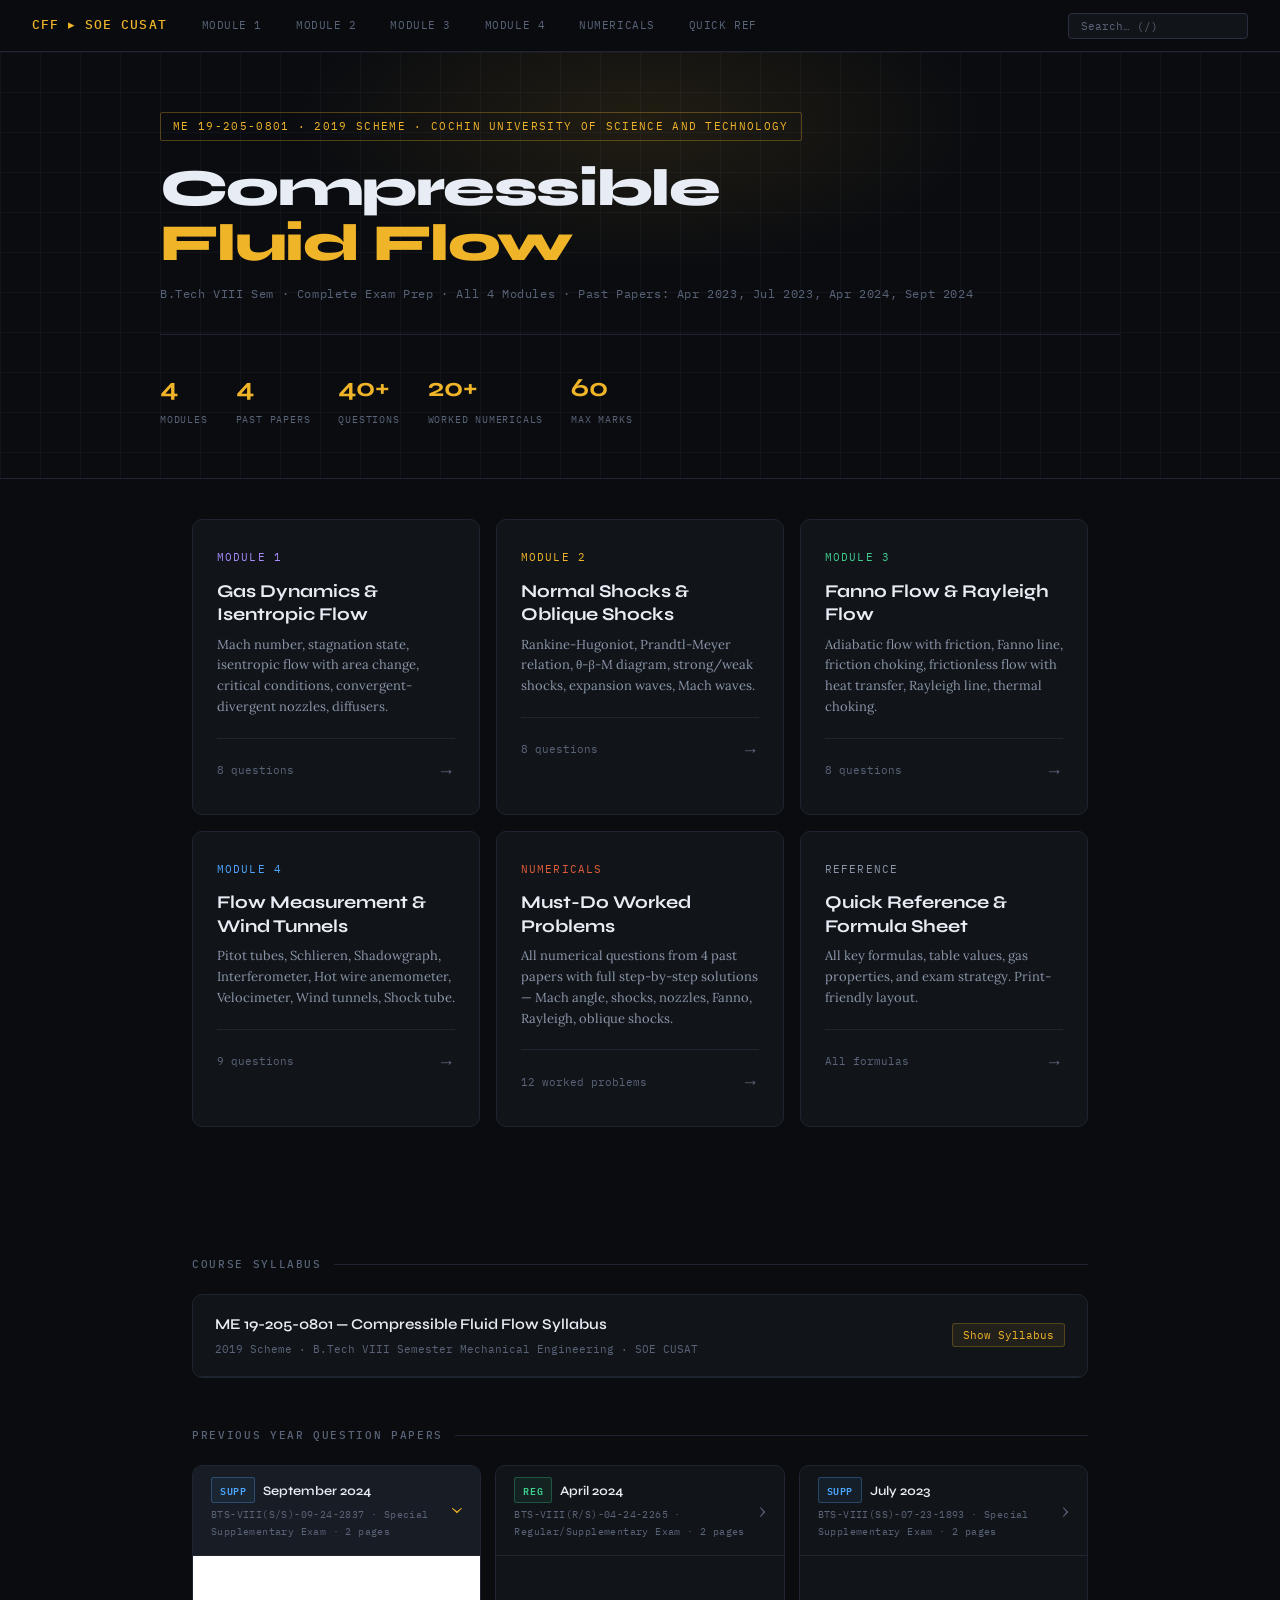
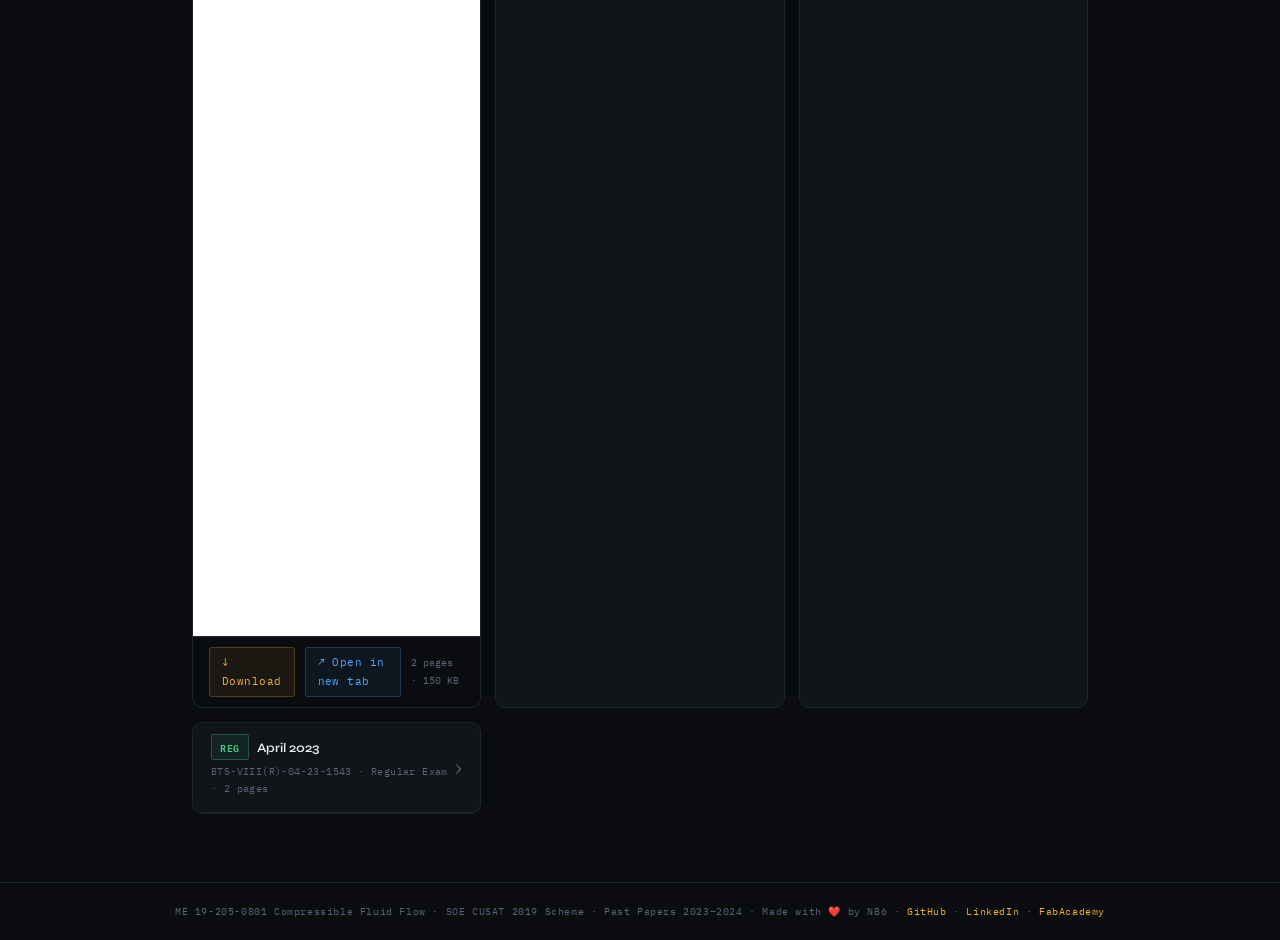
<file: index.html>
<!DOCTYPE html>
<html lang="en">
<head>
<meta charset="UTF-8">
<meta name="viewport" content="width=device-width, initial-scale=1.0">
<title>CFF Exam Prep — ME 19-205-0801</title>
<link rel="stylesheet" href="css/style.css">
<style>
.topbar-logo { font-size: 13px; }

/* ── DOCS SECTION ── */
.docs-section {
  max-width: 960px;
  margin: 0 auto;
  padding: 0 32px 20px;
}
.docs-section-label {
  font-family: var(--font-mono);
  font-size: 11px;
  font-weight: 500;
  letter-spacing: .15em;
  text-transform: uppercase;
  color: var(--text3);
  margin: 48px 0 20px;
  display: flex;
  align-items: center;
  gap: 12px;
}
.docs-section-label::after {
  content: '';
  flex: 1;
  height: 1px;
  background: var(--border);
}

/* Syllabus card */
.syllabus-card {
  border: 1px solid var(--border);
  border-radius: 10px;
  overflow: hidden;
  background: var(--surface);
  margin-bottom: 24px;
}
.syllabus-card-head {
  padding: 16px 22px;
  display: flex;
  align-items: center;
  justify-content: space-between;
  border-bottom: 1px solid var(--border);
  cursor: pointer;
  user-select: none;
}
.syllabus-card-head:hover { background: var(--surface2); }
.syllabus-card-title {
  font-family: var(--font-head);
  font-size: 15px;
  font-weight: 600;
  color: var(--text);
}
.syllabus-card-meta {
  font-family: var(--font-mono);
  font-size: 11px;
  color: var(--text3);
  margin-top: 3px;
}
.syllabus-toggle {
  font-family: var(--font-mono);
  font-size: 11px;
  color: var(--accent);
  background: rgba(240,180,41,0.08);
  border: 1px solid rgba(240,180,41,0.25);
  border-radius: 3px;
  padding: 4px 10px;
  cursor: pointer;
  transition: background .15s;
  white-space: nowrap;
}
.syllabus-toggle:hover { background: rgba(240,180,41,0.15); }
.syllabus-body { display: none; }
.syllabus-body.open { display: block; }
.syllabus-img {
  width: 100%;
  display: block;
  object-fit: contain;
  max-height: 900px;
  background: #fff;
}

/* PYQ grid */
.pyq-grid {
  display: grid;
  grid-template-columns: repeat(auto-fit, minmax(280px, 1fr));
  gap: 14px;
}
.pyq-card {
  border: 1px solid var(--border);
  border-radius: 10px;
  overflow: hidden;
  background: var(--surface);
}
.pyq-card-head {
  padding: 14px 18px;
  display: flex;
  align-items: center;
  justify-content: space-between;
  border-bottom: 1px solid var(--border);
  cursor: pointer;
  user-select: none;
}
.pyq-card-head:hover { background: var(--surface2); }
.pyq-card.open .pyq-card-head { background: var(--surface2); }
.pyq-card-info { flex: 1; }
.pyq-card-title {
  font-family: var(--font-head);
  font-size: 13px;
  font-weight: 600;
  color: var(--text);
}
.pyq-card-meta {
  font-family: var(--font-mono);
  font-size: 10px;
  color: var(--text3);
  margin-top: 3px;
  letter-spacing: .04em;
}
.pyq-badge {
  font-family: var(--font-mono);
  font-size: 10px;
  letter-spacing: .06em;
  text-transform: uppercase;
  padding: 3px 8px;
  border-radius: 2px;
  border: 1px solid;
  margin-right: 8px;
}
.pyq-badge-r  { color: var(--green);  border-color: rgba(62,207,142,.3); background: rgba(62,207,142,.07); }
.pyq-badge-ss { color: var(--blue);   border-color: rgba(77,166,255,.3); background: rgba(77,166,255,.07); }
.pyq-chevron {
  font-size: 18px;
  color: var(--text3);
  transition: transform .2s;
  flex-shrink: 0;
}
.pyq-card.open .pyq-chevron { transform: rotate(90deg); color: var(--accent); }
.pyq-embed { display: none; }
.pyq-card.open .pyq-embed { display: block; }
.pyq-embed iframe {
  width: 100%;
  height: 680px;
  border: none;
  display: block;
  background: #fff;
}
.pyq-embed-actions {
  display: flex;
  align-items: center;
  gap: 10px;
  padding: 10px 16px;
  border-top: 1px solid var(--border);
  background: var(--bg);
}
.pyq-dl-btn {
  font-family: var(--font-mono);
  font-size: 11px;
  color: var(--accent);
  text-decoration: none;
  background: rgba(240,180,41,0.07);
  border: 1px solid rgba(240,180,41,0.25);
  border-radius: 3px;
  padding: 5px 12px;
  transition: background .15s;
  letter-spacing: .04em;
}
.pyq-dl-btn:hover { background: rgba(240,180,41,0.15); }
.pyq-dl-btn.open-btn {
  color: var(--blue);
  background: rgba(77,166,255,0.07);
  border-color: rgba(77,166,255,0.25);
}
.pyq-dl-btn.open-btn:hover { background: rgba(77,166,255,0.15); }
.pyq-pages {
  font-family: var(--font-mono);
  font-size: 10px;
  color: var(--text3);
  margin-left: auto;
}

@media (max-width: 640px) {
  .docs-section { padding: 0 18px 20px; }
  .pyq-embed iframe { height: 480px; }
}
</style>
</head>
<body>
<div class="topbar">
  <span class="topbar-logo">CFF ▸ SOE CUSAT</span>
  <div class="topbar-links">
    <a class="topbar-link m1" href="pages/module1.html">Module 1</a>
    <a class="topbar-link m2" href="pages/module2.html">Module 2</a>
    <a class="topbar-link m3" href="pages/module3.html">Module 3</a>
    <a class="topbar-link m4" href="pages/module4.html">Module 4</a>
    <a class="topbar-link" href="pages/numericals.html">Numericals</a>
    <a class="topbar-link" href="pages/quickref.html">Quick Ref</a>
  </div>
  <input class="topbar-search" type="text" placeholder="Search… (/)">
</div>

<!-- HERO -->
<div class="hero">
  <div class="hero-grid"></div>
  <div class="hero-glow"></div>
  <div class="hero-content">
    <div class="hero-badge">ME 19-205-0801 · 2019 Scheme · Cochin University of Science and Technology</div>
    <h1>Compressible<br><span>Fluid Flow</span></h1>
    <div class="hero-sub">B.Tech VIII Sem · Complete Exam Prep · All 4 Modules · Past Papers: Apr 2023, Jul 2023, Apr 2024, Sept 2024</div>
    <div class="hero-stats">
      <div class="stat"><div class="stat-num">4</div><div class="stat-label">Modules</div></div>
      <div class="stat"><div class="stat-num">4</div><div class="stat-label">Past Papers</div></div>
      <div class="stat"><div class="stat-num">40+</div><div class="stat-label">Questions</div></div>
      <div class="stat"><div class="stat-num">20+</div><div class="stat-label">Worked Numericals</div></div>
      <div class="stat"><div class="stat-num">60</div><div class="stat-label">Max Marks</div></div>
    </div>
  </div>
</div>

<!-- MODULE CARDS -->
<div class="index-grid">
  <a class="module-card mc-m1" href="pages/module1.html">
    <div class="module-card-num">Module 1</div>
    <h2>Gas Dynamics &amp; Isentropic Flow</h2>
    <p>Mach number, stagnation state, isentropic flow with area change, critical conditions, convergent-divergent nozzles, diffusers.</p>
    <div class="module-card-footer">
      <span class="module-card-count">8 questions</span>
      <span class="module-card-arrow">→</span>
    </div>
  </a>

  <a class="module-card mc-m2" href="pages/module2.html">
    <div class="module-card-num">Module 2</div>
    <h2>Normal Shocks &amp; Oblique Shocks</h2>
    <p>Rankine-Hugoniot, Prandtl-Meyer relation, θ-β-M diagram, strong/weak shocks, expansion waves, Mach waves.</p>
    <div class="module-card-footer">
      <span class="module-card-count">8 questions</span>
      <span class="module-card-arrow">→</span>
    </div>
  </a>

  <a class="module-card mc-m3" href="pages/module3.html">
    <div class="module-card-num">Module 3</div>
    <h2>Fanno Flow &amp; Rayleigh Flow</h2>
    <p>Adiabatic flow with friction, Fanno line, friction choking, frictionless flow with heat transfer, Rayleigh line, thermal choking.</p>
    <div class="module-card-footer">
      <span class="module-card-count">8 questions</span>
      <span class="module-card-arrow">→</span>
    </div>
  </a>

  <a class="module-card mc-m4" href="pages/module4.html">
    <div class="module-card-num">Module 4</div>
    <h2>Flow Measurement &amp; Wind Tunnels</h2>
    <p>Pitot tubes, Schlieren, Shadowgraph, Interferometer, Hot wire anemometer, Velocimeter, Wind tunnels, Shock tube.</p>
    <div class="module-card-footer">
      <span class="module-card-count">9 questions</span>
      <span class="module-card-arrow">→</span>
    </div>
  </a>

  <a class="module-card mc-num" href="pages/numericals.html">
    <div class="module-card-num" style="color:var(--accent2)">Numericals</div>
    <h2>Must-Do Worked Problems</h2>
    <p>All numerical questions from 4 past papers with full step-by-step solutions — Mach angle, shocks, nozzles, Fanno, Rayleigh, oblique shocks.</p>
    <div class="module-card-footer">
      <span class="module-card-count">12 worked problems</span>
      <span class="module-card-arrow">→</span>
    </div>
  </a>

  <a class="module-card mc-ref" href="pages/quickref.html">
    <div class="module-card-num" style="color:var(--text2)">Reference</div>
    <h2>Quick Reference &amp; Formula Sheet</h2>
    <p>All key formulas, table values, gas properties, and exam strategy. Print-friendly layout.</p>
    <div class="module-card-footer">
      <span class="module-card-count">All formulas</span>
      <span class="module-card-arrow">→</span>
    </div>
  </a>
</div>

<!-- ═══════════════════ DOCUMENTS SECTION ═══════════════════ -->
<div class="docs-section">

  <!-- SYLLABUS -->
  <div class="docs-section-label">Course Syllabus</div>
  <div class="syllabus-card" id="syllabus-card">
    <div class="syllabus-card-head" onclick="toggleSyllabus()">
      <div>
        <div class="syllabus-card-title">ME 19-205-0801 — Compressible Fluid Flow Syllabus</div>
        <div class="syllabus-card-meta">2019 Scheme · B.Tech VIII Semester Mechanical Engineering · SOE CUSAT</div>
      </div>
      <button class="syllabus-toggle" id="syllabus-btn">Show Syllabus</button>
    </div>
    <div class="syllabus-body" id="syllabus-body">
      <img src="docs/syllabus.png" alt="CFF Syllabus — ME 19-205-0801" class="syllabus-img">
    </div>
  </div>

  <!-- PYQ PAPERS -->
  <div class="docs-section-label">Previous Year Question Papers</div>
  <div class="pyq-grid">

    <!-- Sept 2024 -->
    <div class="pyq-card" id="pyq-sept-2024">
      <div class="pyq-card-head" onclick="togglePyq('pyq-sept-2024')">
        <div class="pyq-card-info">
          <div class="pyq-card-title">
            <span class="pyq-badge pyq-badge-ss">Supp</span>September 2024
          </div>
          <div class="pyq-card-meta">BTS-VIII(S/S)-09-24-2837 · Special Supplementary Exam · 2 pages</div>
        </div>
        <span class="pyq-chevron">›</span>
      </div>
      <div class="pyq-embed">
        <iframe src="docs/pyq-sept-2024.pdf" title="Sept 2024 Question Paper"></iframe>
        <div class="pyq-embed-actions">
          <a class="pyq-dl-btn" href="docs/pyq-sept-2024.pdf" download="CFF-Sept-2024.pdf">↓ Download</a>
          <a class="pyq-dl-btn open-btn" href="docs/pyq-sept-2024.pdf" target="_blank">↗ Open in new tab</a>
          <span class="pyq-pages">2 pages · 150 KB</span>
        </div>
      </div>
    </div>

    <!-- Apr 2024 -->
    <div class="pyq-card" id="pyq-apr-2024">
      <div class="pyq-card-head" onclick="togglePyq('pyq-apr-2024')">
        <div class="pyq-card-info">
          <div class="pyq-card-title">
            <span class="pyq-badge pyq-badge-r">Reg</span>April 2024
          </div>
          <div class="pyq-card-meta">BTS-VIII(R/S)-04-24-2265 · Regular/Supplementary Exam · 2 pages</div>
        </div>
        <span class="pyq-chevron">›</span>
      </div>
      <div class="pyq-embed">
        <iframe src="docs/pyq-apr-2024.pdf" title="Apr 2024 Question Paper"></iframe>
        <div class="pyq-embed-actions">
          <a class="pyq-dl-btn" href="docs/pyq-apr-2024.pdf" download="CFF-Apr-2024.pdf">↓ Download</a>
          <a class="pyq-dl-btn open-btn" href="docs/pyq-apr-2024.pdf" target="_blank">↗ Open in new tab</a>
          <span class="pyq-pages">2 pages · 144 KB</span>
        </div>
      </div>
    </div>

    <!-- Jul 2023 -->
    <div class="pyq-card" id="pyq-jul-2023">
      <div class="pyq-card-head" onclick="togglePyq('pyq-jul-2023')">
        <div class="pyq-card-info">
          <div class="pyq-card-title">
            <span class="pyq-badge pyq-badge-ss">Supp</span>July 2023
          </div>
          <div class="pyq-card-meta">BTS-VIII(SS)-07-23-1893 · Special Supplementary Exam · 2 pages</div>
        </div>
        <span class="pyq-chevron">›</span>
      </div>
      <div class="pyq-embed">
        <iframe src="docs/pyq-jul-2023.pdf" title="Jul 2023 Question Paper"></iframe>
        <div class="pyq-embed-actions">
          <a class="pyq-dl-btn" href="docs/pyq-jul-2023.pdf" download="CFF-Jul-2023.pdf">↓ Download</a>
          <a class="pyq-dl-btn open-btn" href="docs/pyq-jul-2023.pdf" target="_blank">↗ Open in new tab</a>
          <span class="pyq-pages">2 pages · 125 KB</span>
        </div>
      </div>
    </div>

    <!-- Apr 2023 -->
    <div class="pyq-card" id="pyq-apr-2023">
      <div class="pyq-card-head" onclick="togglePyq('pyq-apr-2023')">
        <div class="pyq-card-info">
          <div class="pyq-card-title">
            <span class="pyq-badge pyq-badge-r">Reg</span>April 2023
          </div>
          <div class="pyq-card-meta">BTS-VIII(R)-04-23-1543 · Regular Exam · 2 pages</div>
        </div>
        <span class="pyq-chevron">›</span>
      </div>
      <div class="pyq-embed">
        <iframe src="docs/pyq-apr-2023.pdf" title="Apr 2023 Question Paper"></iframe>
        <div class="pyq-embed-actions">
          <a class="pyq-dl-btn" href="docs/pyq-apr-2023.pdf" download="CFF-Apr-2023.pdf">↓ Download</a>
          <a class="pyq-dl-btn open-btn" href="docs/pyq-apr-2023.pdf" target="_blank">↗ Open in new tab</a>
          <span class="pyq-pages">2 pages · 142 KB</span>
        </div>
      </div>
    </div>

  </div><!-- end pyq-grid -->
</div><!-- end docs-section -->

<footer style="margin-top:48px;">ME 19-205-0801 Compressible Fluid Flow · SOE CUSAT 2019 Scheme · Past Papers 2023–2024 · Made with ❤️ by NB6 · <a href="https://github.com/NB6RULES" target="_blank" style="color:var(--accent);text-decoration:none">GitHub</a> · <a href="https://www.linkedin.com/in/nadec-biju/" target="_blank" style="color:var(--accent);text-decoration:none">LinkedIn</a> · <a href="https://fabacademy.org/2026/labs/kochi/students/nadec-biju/" target="_blank" style="color:var(--accent);text-decoration:none">FabAcademy</a></footer>

<script src="js/main.js"></script>
<script>
function toggleSyllabus() {
  const body = document.getElementById('syllabus-body');
  const btn  = document.getElementById('syllabus-btn');
  const open = body.classList.toggle('open');
  btn.textContent = open ? 'Hide Syllabus' : 'Show Syllabus';
}

function togglePyq(id) {
  const card = document.getElementById(id);
  card.classList.toggle('open');
}

// Auto-open first paper on load for quick access
window.addEventListener('load', () => {
  // Only open if not mobile (saves bandwidth on small screens)
  if (window.innerWidth > 768) {
    document.getElementById('pyq-sept-2024').classList.add('open');
  }
});
</script>
</body>
</html>
</file>
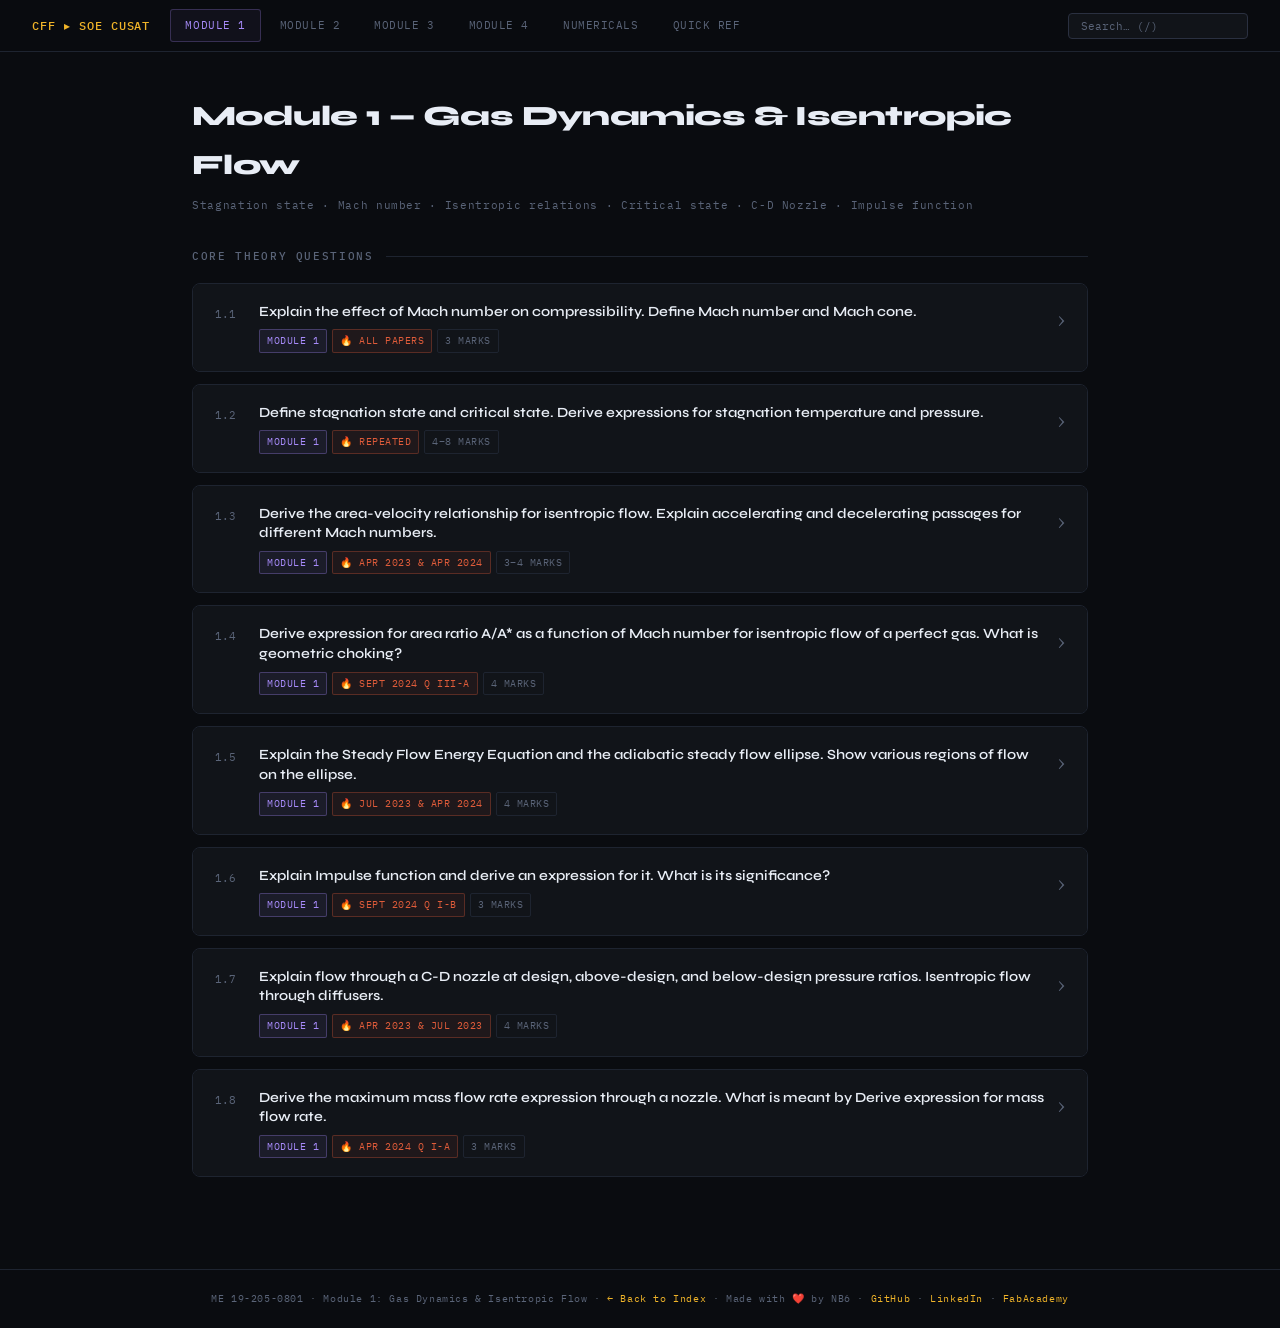
<file: pages/module1.html>
<!DOCTYPE html>
<html lang="en">
<head>
<meta charset="UTF-8">
<meta name="viewport" content="width=device-width, initial-scale=1.0">
<title>Module 1 — Gas Dynamics &amp; Isentropic Flow | CFF Exam Prep</title>
<link rel="stylesheet" href="../css/style.css">
</head>
<body>
<script src="../js/nav.js"></script>

<div class="page-wrap">
  <div class="page-title">Module 1 — Gas Dynamics &amp; Isentropic Flow</div>
  <div class="page-sub">Stagnation state · Mach number · Isentropic relations · Critical state · C-D Nozzle · Impulse function</div>

  <div class="section-label">Core Theory Questions</div>

  <!-- Q1 -->
  <div class="qcard">
    <div class="qhead" onclick="toggleCard(this.parentElement)">
      <div class="q-index">1.1</div>
      <div class="q-text-wrap">
        <div class="q-title">Explain the effect of Mach number on compressibility. Define Mach number and Mach cone.</div>
        <div class="q-tags"><span class="tag tag-m1">Module 1</span><span class="tag tag-hot">🔥 All Papers</span><span class="tag tag-marks">3 Marks</span></div>
      </div>
      <div class="q-chevron">›</div>
    </div>
    <div class="qbody"><div class="qbody-inner">
      <div class="ans-block">
        <div class="ans-heading">Mach Number Definition</div>
        <div class="ans-text"><p><strong>Mach number M</strong> is the ratio of the local flow velocity to the local speed of sound:</p></div>
        <div class="formula-box">M = V / a     where a = √(γRT) = local speed of sound

Classification:
  M < 1   → Subsonic flow
  M = 1   → Sonic flow (critical)
  1 < M < 5 → Supersonic flow
  M > 5   → Hypersonic flow
  M < 0.3 → Incompressible (compressibility effects &lt;5%)</div>
      </div>
      <div class="ans-block">
        <div class="ans-heading">Effect of Mach Number on Compressibility</div>
        <ul class="bullet-list">
          <li>At <strong>M &lt; 0.3</strong>: density variation &lt;5% — treated as incompressible. Bernoulli equation applies accurately.</li>
          <li>At <strong>M = 0.8</strong>: compressibility causes ~17% error if incompressible equations are used (standard result — see numericals).</li>
          <li>At <strong>M ≥ 1</strong>: compressibility is dominant. Density changes significantly. Shock waves can form.</li>
          <li>The pressure coefficient correction: Cp_compressible = Cp_incompressible / √(1-M²) — Prandtl-Glauert rule (subsonic).</li>
        </ul>
      </div>
      <div class="ans-block">
        <div class="ans-heading">Mach Cone and Mach Angle</div>
        <div class="ans-text"><p>When an object moves at supersonic speed (M &gt; 1), it outruns the pressure waves it generates. The envelope of these waves forms a conical wavefront — the <strong>Mach cone</strong>.</p></div>
        <div class="formula-box">Mach angle: sin μ = a/V = 1/M

At M=1: μ = 90° (normal to flow — no cone forms)
At M=2: μ = 30°
At M→∞: μ → 0° (very narrow cone)

Mach cone half-angle μ DECREASES as M INCREASES</div>
        <div class="ans-text"><p>Inside the Mach cone: <strong>zone of action</strong> — disturbances can reach here. Outside: <strong>zone of silence</strong> — unaffected by the moving source.</p></div>
      </div>
      <div class="callout callout-exam">📝 Always draw the Mach cone: point source moving right, two diverging lines forming the cone, label μ and V, mark zone of action vs zone of silence.</div>
    </div></div>
  </div>

  <!-- Q2 -->
  <div class="qcard">
    <div class="qhead" onclick="toggleCard(this.parentElement)">
      <div class="q-index">1.2</div>
      <div class="q-text-wrap">
        <div class="q-title">Define stagnation state and critical state. Derive expressions for stagnation temperature and pressure.</div>
        <div class="q-tags"><span class="tag tag-m1">Module 1</span><span class="tag tag-hot">🔥 Repeated</span><span class="tag tag-marks">4–8 Marks</span></div>
      </div>
      <div class="q-chevron">›</div>
    </div>
    <div class="qbody"><div class="qbody-inner">
      <div class="ans-block">
        <div class="ans-heading">Stagnation State</div>
        <div class="ans-text"><p>The <strong>stagnation state</strong> is the hypothetical state reached when the flow is brought to rest <strong>isentropically</strong> (reversibly and adiabatically). Stagnation properties represent the total energy of the flow.</p></div>
        <div class="formula-box">Stagnation temperature:   T₀ = T + V²/(2Cₚ)  ← from energy equation
Stagnation enthalpy:     h₀ = h + V²/2

Using T₀/T = 1 + (γ-1)/2 × M²:
T₀ = T × (1 + 0.2M²)        for air

Stagnation pressure (isentropic process):
p₀/p = (T₀/T)^(γ/(γ-1)) = (1 + (γ-1)/2 × M²)^(γ/(γ-1))
p₀  = p × (1 + 0.2M²)^3.5   for air

Stagnation density:
ρ₀/ρ = (1 + (γ-1)/2 × M²)^(1/(γ-1))
ρ₀  = ρ × (1 + 0.2M²)^2.5   for air</div>
      </div>
      <div class="ans-block">
        <div class="ans-heading">Critical State (denoted by *)</div>
        <div class="ans-text"><p>The <strong>critical state</strong> is the state when flow velocity equals the local speed of sound — i.e., M = 1. Critical conditions are the reference state for isentropic flow analysis.</p></div>
        <div class="formula-box">At M = 1 (critical/throat condition):

T* = T₀ × 2/(γ+1)       = 0.8333 T₀  for air
p* = p₀ × (2/(γ+1))^(γ/(γ-1)) = 0.5283 p₀  for air
ρ* = ρ₀ × (2/(γ+1))^(1/(γ-1)) = 0.6339 ρ₀  for air
a* = √(γRT*)              = critical speed of sound
V* = a*                   (velocity = speed of sound at M=1)</div>
      </div>
      <div class="ans-block">
        <div class="ans-heading">Adiabatic Energy Equation (Steady Flow Energy Equation)</div>
        <div class="formula-box">h + V²/2 = h₀ = constant    (adiabatic, no work)

CₚT + V²/2 = CₚT₀ = constant

T₀ - T = V²/(2Cₚ)     ← kinetic energy converted to thermal energy
                            when flow is isentropically brought to rest</div>
      </div>
      <div class="callout callout-tip">💡 T₀ is conserved in adiabatic flows (even across shocks). p₀ is conserved only in isentropic flows — it drops across shocks and through ducts with friction or heat transfer.</div>
    </div></div>
  </div>

  <!-- Q3 -->
  <div class="qcard">
    <div class="qhead" onclick="toggleCard(this.parentElement)">
      <div class="q-index">1.3</div>
      <div class="q-text-wrap">
        <div class="q-title">Derive the area-velocity relationship for isentropic flow. Explain accelerating and decelerating passages for different Mach numbers.</div>
        <div class="q-tags"><span class="tag tag-m1">Module 1</span><span class="tag tag-hot">🔥 Apr 2023 &amp; Apr 2024</span><span class="tag tag-marks">3–4 Marks</span></div>
      </div>
      <div class="q-chevron">›</div>
    </div>
    <div class="qbody"><div class="qbody-inner">
      <div class="ans-block">
        <div class="ans-heading">Derivation</div>
        <div class="ans-text"><p>Start from the continuity equation and Euler's equation for 1D isentropic flow:</p></div>
        <div class="formula-box">Continuity: ρAV = constant
→ dρ/ρ + dA/A + dV/V = 0    ...(1)

Euler (momentum): V dV = -dp/ρ
For isentropic: dp = a² dρ  (a = speed of sound)
→ dρ/ρ = -V dV/a² = -M² dV/V  ...(2)

Substituting (2) into (1):
-M²dV/V + dA/A + dV/V = 0
dA/A = (M²-1) dV/V

∴  dA/A = (M² - 1) dV/V   ← Area-Velocity Relation</div>
      </div>
      <div class="ans-block">
        <div class="ans-heading">Physical Interpretation</div>
        <div class="compare-grid">
          <div class="compare-cell">
            <div class="compare-cell-title">Subsonic (M &lt; 1)</div>
            <ul>
              <li>(M²-1) &lt; 0</li>
              <li>dA and dV have OPPOSITE signs</li>
              <li>Converging duct → accelerates (like a pump nozzle)</li>
              <li>Diverging duct → decelerates (like a diffuser)</li>
            </ul>
          </div>
          <div class="compare-cell">
            <div class="compare-cell-title green">Supersonic (M &gt; 1)</div>
            <ul>
              <li>(M²-1) &gt; 0</li>
              <li>dA and dV have SAME sign</li>
              <li>Diverging duct → accelerates (supersonic nozzle)</li>
              <li>Converging duct → decelerates (supersonic diffuser)</li>
            </ul>
          </div>
        </div>
        <div class="key-answer">
          <div class="key-answer-label">Key Conclusion</div>
          To accelerate a flow from subsonic to supersonic, the duct must first converge (to reach M=1 at throat) then diverge (to continue accelerating to M&gt;1). This is the convergent-divergent (Laval) nozzle. At M=1: dV/V is finite and dA/A = 0 — the throat (minimum area).
        </div>
      </div>
    </div></div>
  </div>

  <!-- Q4 -->
  <div class="qcard">
    <div class="qhead" onclick="toggleCard(this.parentElement)">
      <div class="q-index">1.4</div>
      <div class="q-text-wrap">
        <div class="q-title">Derive expression for area ratio A/A* as a function of Mach number for isentropic flow of a perfect gas. What is geometric choking?</div>
        <div class="q-tags"><span class="tag tag-m1">Module 1</span><span class="tag tag-hot">🔥 Sept 2024 Q III-a</span><span class="tag tag-marks">4 Marks</span></div>
      </div>
      <div class="q-chevron">›</div>
    </div>
    <div class="qbody"><div class="qbody-inner">
      <div class="ans-block">
        <div class="ans-heading">Derivation</div>
        <div class="ans-text"><p>From continuity between any section (A, M) and the critical section (A*, M=1):</p></div>
        <div class="formula-box">ρAV = ρ*A*V*   (mass conservation, choked)

A/A* = (ρ*V*) / (ρV) = (ρ*/ρ) × (V*/V) = (ρ*/ρ) × (a*/V)

Using isentropic relations:
ρ/ρ₀ = (1 + (γ-1)/2 M²)^(-1/(γ-1))
ρ*/ρ₀ = (2/(γ+1))^(1/(γ-1))
a* = √(γRT*), V = M×a = M×√(γRT)
T*/T = (1 + (γ-1)/2 M²) / (γ+1)/2

Combining:

A/A* = (1/M) × [2/(γ+1) × (1 + (γ-1)/2 × M²)]^((γ+1)/2(γ-1))

For air (γ = 1.4):
A/A* = (1/M) × [(1 + 0.2M²)/1.2]^3</div>
      </div>
      <div class="ans-block">
        <div class="ans-heading">Properties of the A/A* Function</div>
        <ul class="bullet-list">
          <li>For every A/A* &gt; 1, there are TWO solutions: one subsonic M and one supersonic M.</li>
          <li>Minimum A/A* = 1 occurs at M = 1 (the throat).</li>
          <li>The throat (minimum area) is the only location where M = 1 can occur in a smooth isentropic flow.</li>
        </ul>
      </div>
      <div class="ans-block">
        <div class="ans-heading">Geometric Choking</div>
        <div class="ans-text"><p><strong>Geometric choking</strong> occurs when the throat area A* reaches its minimum physical value — i.e., the throat area limits the mass flow rate. Once the throat is sonic (M=1), no further increase in mass flow is possible by reducing back pressure alone — the nozzle is <strong>choked</strong>.</p></div>
        <div class="formula-box">Maximum mass flow (choked):
ṁ_max = ρ*A*V* = p₀A*√(γ/RT₀) × (2/(γ+1))^((γ+1)/2(γ-1))

For air: ṁ_max = 0.6847 × p₀A*/√T₀   [SI units]</div>
      </div>
    </div></div>
  </div>

  <!-- Q5 -->
  <div class="qcard">
    <div class="qhead" onclick="toggleCard(this.parentElement)">
      <div class="q-index">1.5</div>
      <div class="q-text-wrap">
        <div class="q-title">Explain the Steady Flow Energy Equation and the adiabatic steady flow ellipse. Show various regions of flow on the ellipse.</div>
        <div class="q-tags"><span class="tag tag-m1">Module 1</span><span class="tag tag-hot">🔥 Jul 2023 &amp; Apr 2024</span><span class="tag tag-marks">4 Marks</span></div>
      </div>
      <div class="q-chevron">›</div>
    </div>
    <div class="qbody"><div class="qbody-inner">
      <div class="ans-block">
        <div class="ans-heading">Steady Flow Energy Equation (SFEE)</div>
        <div class="formula-box">h + V²/2 = h₀ = CₚT₀  (adiabatic, no work)

Using h = CᵥT, a² = γRT = γ(γ-1)CᵥT:
a²/(γ-1) + V²/2 = a₀²/(γ-1) = constant

Rearranging:
(a/a₀)² + (γ-1)/2 × (V/a₀)² = 1</div>
      </div>
      <div class="ans-block">
        <div class="ans-heading">The Adiabatic Flow Ellipse</div>
        <div class="ans-text"><p>This equation is the equation of an <strong>ellipse</strong> in (V, a) space — the <strong>adiabatic flow ellipse</strong> (also called the Fliegner ellipse). Every point on the ellipse represents a possible flow state with the same stagnation enthalpy.</p></div>
        <ul class="bullet-list">
          <li><strong>Point A (V=0, a=a₀):</strong> Stagnation state — all energy as thermal, zero kinetic.</li>
          <li><strong>Point B (V=a*):</strong> Sonic state — M=1 critical condition. Located where 45° line from origin intersects ellipse.</li>
          <li><strong>Region V &lt; a* (subsonic):</strong> Between A and B on upper ellipse. M &lt; 1.</li>
          <li><strong>Region a* &lt; V &lt; V_max (supersonic):</strong> Between B and C. M &gt; 1.</li>
          <li><strong>Point C (a=0, V=V_max):</strong> Maximum velocity — all energy converted to kinetic, T=0 (absolute zero). V_max = √(2CₚT₀) = a₀√(2/(γ-1)).</li>
        </ul>
        <div class="formula-box">V_max = √(2CₚT₀) = a₀ × √(2/(γ-1))
For air: V_max = a₀ × √(2/0.4) = a₀ × √5 = 2.236 a₀

a* = a₀ × √(2/(γ+1)) = a₀ × √(2/2.4) = 0.9129 a₀  for air</div>
      </div>
      <div class="callout callout-exam">📝 Draw the ellipse: horizontal axis = V/a₀, vertical axis = a/a₀. Mark point A (stagnation), B (sonic M=1), C (maximum velocity). Shade subsonic and supersonic regions.</div>
    </div></div>
  </div>

  <!-- Q6 -->
  <div class="qcard">
    <div class="qhead" onclick="toggleCard(this.parentElement)">
      <div class="q-index">1.6</div>
      <div class="q-text-wrap">
        <div class="q-title">Explain Impulse function and derive an expression for it. What is its significance?</div>
        <div class="q-tags"><span class="tag tag-m1">Module 1</span><span class="tag tag-hot">🔥 Sept 2024 Q I-b</span><span class="tag tag-marks">3 Marks</span></div>
      </div>
      <div class="q-chevron">›</div>
    </div>
    <div class="qbody"><div class="qbody-inner">
      <div class="ans-block">
        <div class="ans-heading">Definition</div>
        <div class="ans-text"><p>The <strong>Impulse function F</strong> (also called the Thrust function) is the sum of pressure force and momentum flux at a cross-section of a duct. It is conserved in isentropic flow without external forces.</p></div>
        <div class="formula-box">F = pA + ṁV = pA + ρAV²

Dividing by p₀A*:
F/(p₀A*) = (p/p₀)(A/A*)(1 + γM²)

Using isentropic relations, this simplifies to a function of M only:
F/(p₀A*) = (A/A*) × (p/p₀) × (1 + γM²)
          = f(M)  — the impulse function ratio</div>
      </div>
      <div class="ans-block">
        <div class="ans-heading">Significance</div>
        <ul class="bullet-list">
          <li>Across a <strong>normal shock</strong>: impulse function F is conserved (same upstream and downstream) since p₁A₁ + ρ₁A₁V₁² = p₂A₂ + ρ₂A₂V₂².</li>
          <li>Used to calculate <strong>thrust of rocket nozzles and jet engines</strong>.</li>
          <li>Change in impulse function = net thrust force.</li>
          <li>In nozzle design: F/F* tables available similar to A/A* tables.</li>
        </ul>
        <div class="formula-box">Change in thrust across a section:
ΔF = F₂ - F₁ = net thrust

For choked nozzle: F_exit = p_exit × A_exit × (1 + γM_exit²) + (p_exit - p_amb)A_exit</div>
      </div>
    </div></div>
  </div>

  <!-- Q7 -->
  <div class="qcard">
    <div class="qhead" onclick="toggleCard(this.parentElement)">
      <div class="q-index">1.7</div>
      <div class="q-text-wrap">
        <div class="q-title">Explain flow through a C-D nozzle at design, above-design, and below-design pressure ratios. Isentropic flow through diffusers.</div>
        <div class="q-tags"><span class="tag tag-m1">Module 1</span><span class="tag tag-hot">🔥 Apr 2023 &amp; Jul 2023</span><span class="tag tag-marks">4 Marks</span></div>
      </div>
      <div class="q-chevron">›</div>
    </div>
    <div class="qbody"><div class="qbody-inner">
      <div class="ans-block">
        <div class="ans-heading">C-D Nozzle Operating Regimes</div>
        <ol class="steps-list">
          <li><strong>p_b = p₀:</strong> No flow.</li>
          <li><strong>p_b slightly &lt; p₀:</strong> Subsonic flow throughout, throat unchoked. Isentropic.</li>
          <li><strong>p_b = p_c1 (first critical):</strong> Throat just reaches M=1. Entire nozzle isentropic. Diverging section acts as subsonic diffuser (flow decelerates after throat).</li>
          <li><strong>p_c1 &gt; p_b &gt; p_c2:</strong> Normal shock exists in diverging section. Upstream of shock: isentropic supersonic. Shock moves toward exit as p_b decreases.</li>
          <li><strong>p_b = p_c2:</strong> Normal shock sits exactly at exit.</li>
          <li><strong>p_c2 &gt; p_b &gt; p_design:</strong> Oblique shocks form outside the nozzle (over-expanded: p_e &lt; p_b).</li>
          <li><strong>p_b = p_design:</strong> Fully isentropic supersonic flow to exit. Design condition.</li>
          <li><strong>p_b &lt; p_design:</strong> Under-expanded: expansion waves form outside exit (p_e &gt; p_b).</li>
        </ol>
      </div>
      <div class="ans-block">
        <div class="ans-heading">Isentropic Flow Through Diffusers</div>
        <div class="ans-text"><p>A diffuser converts kinetic energy to pressure energy. For isentropic operation:</p></div>
        <ul class="bullet-list">
          <li><strong>Subsonic diffuser:</strong> Diverging duct — velocity decreases, pressure increases. Prone to flow separation if divergence angle &gt;~7°.</li>
          <li><strong>Supersonic diffuser:</strong> Converging duct — counterintuitive! Velocity decreases (from supersonic), pressure increases. Then must pass through M=1 and further diffuse subsonically.</li>
          <li>Ideal supersonic diffuser has a converging section (to M=1) followed by a diverging section — essentially a C-D nozzle in reverse.</li>
          <li>A normal shock in the diffuser throat gives minimum practical loss (diffuser design in wind tunnels).</li>
        </ul>
      </div>
    </div></div>
  </div>

  <!-- Q8 -->
  <div class="qcard">
    <div class="qhead" onclick="toggleCard(this.parentElement)">
      <div class="q-index">1.8</div>
      <div class="q-text-wrap">
        <div class="q-title">Derive the maximum mass flow rate expression through a nozzle. What is meant by Derive expression for mass flow rate.</div>
        <div class="q-tags"><span class="tag tag-m1">Module 1</span><span class="tag tag-hot">🔥 Apr 2024 Q I-a</span><span class="tag tag-marks">3 Marks</span></div>
      </div>
      <div class="q-chevron">›</div>
    </div>
    <div class="qbody"><div class="qbody-inner">
      <div class="ans-block">
        <div class="ans-heading">General Mass Flow Rate</div>
        <div class="formula-box">ṁ = ρAV = ρ₀(ρ/ρ₀) × A × M × a

Using isentropic relations:
ρ/ρ₀ = (1 + (γ-1)/2 M²)^(-1/(γ-1))
a = √(γRT) = √(γRT₀) × (T/T₀)^(1/2) = a₀ × (1 + (γ-1)/2 M²)^(-1/2)

Substituting:
ṁ = p₀A × M × √(γ/(RT₀)) × (1 + (γ-1)/2 × M²)^(-(γ+1)/2(γ-1))</div>
      </div>
      <div class="ans-block">
        <div class="ans-heading">Maximum (Choked) Mass Flow Rate</div>
        <div class="ans-text"><p>Maximum ṁ occurs when M = 1 at throat (A = A*):</p></div>
        <div class="formula-box">ṁ_max = p₀A* × √(γ/RT₀) × (2/(γ+1))^((γ+1)/2(γ-1))

For air (γ=1.4, R=287):
ṁ_max = 0.6847 × p₀A* / √T₀    [kg/s, Pa, m², K]

This is the MAXIMUM possible mass flow — further reducing back pressure
does NOT increase flow rate once throat is choked.</div>
      </div>
    </div></div>
  </div>

</div><!-- end page-wrap -->

<footer>ME 19-205-0801 · Module 1: Gas Dynamics &amp; Isentropic Flow · <a href="../index.html" style="color:var(--accent);text-decoration:none">← Back to Index</a> · Made with ❤️ by NB6 · <a href="https://github.com/NB6RULES" target="_blank" style="color:var(--accent);text-decoration:none">GitHub</a> · <a href="https://www.linkedin.com/in/nadec-biju/" target="_blank" style="color:var(--accent);text-decoration:none">LinkedIn</a> · <a href="https://fabacademy.org/2026/labs/kochi/students/nadec-biju/" target="_blank" style="color:var(--accent);text-decoration:none">FabAcademy</a></footer>
<script src="../js/main.js"></script>
</body>
</html>
</file>
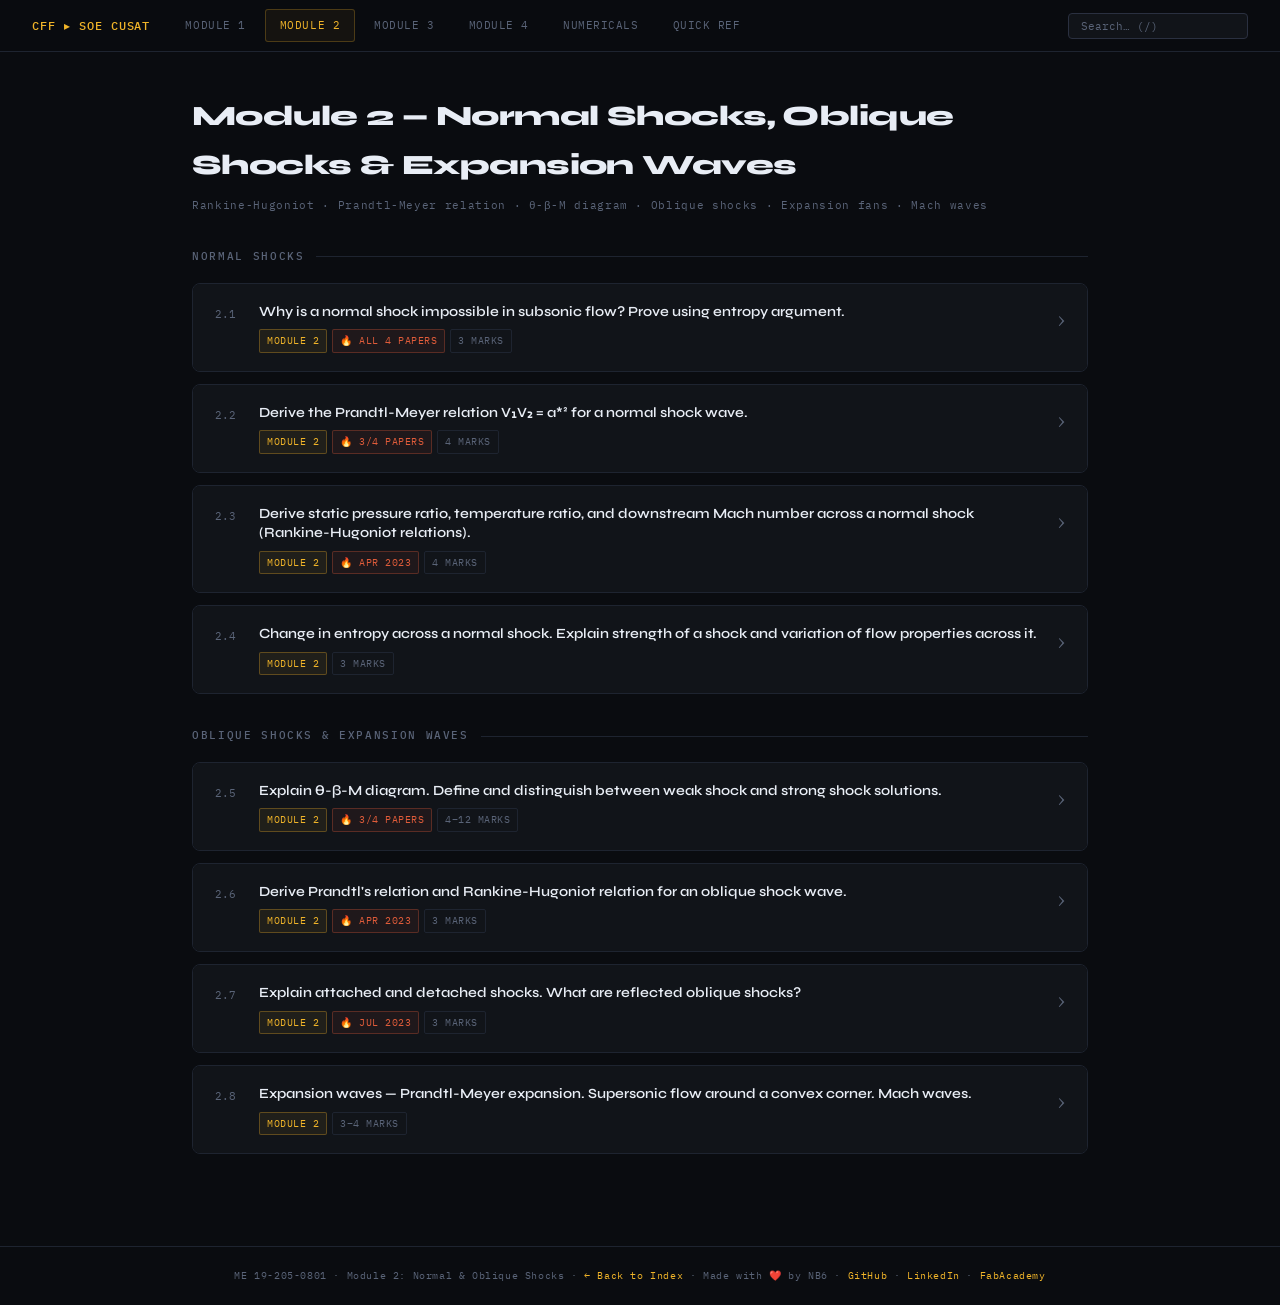
<file: pages/module2.html>
<!DOCTYPE html>
<html lang="en">
<head>
<meta charset="UTF-8">
<meta name="viewport" content="width=device-width, initial-scale=1.0">
<title>Module 2 — Shocks &amp; Expansion Waves | CFF Exam Prep</title>
<link rel="stylesheet" href="../css/style.css">
</head>
<body>
<script src="../js/nav.js"></script>
<div class="page-wrap">
  <div class="page-title">Module 2 — Normal Shocks, Oblique Shocks &amp; Expansion Waves</div>
  <div class="page-sub">Rankine-Hugoniot · Prandtl-Meyer relation · θ-β-M diagram · Oblique shocks · Expansion fans · Mach waves</div>

  <div class="section-label">Normal Shocks</div>

  <div class="qcard">
    <div class="qhead" onclick="toggleCard(this.parentElement)">
      <div class="q-index">2.1</div>
      <div class="q-text-wrap">
        <div class="q-title">Why is a normal shock impossible in subsonic flow? Prove using entropy argument.</div>
        <div class="q-tags"><span class="tag tag-m2">Module 2</span><span class="tag tag-hot">🔥 All 4 Papers</span><span class="tag tag-marks">3 Marks</span></div>
      </div>
      <div class="q-chevron">›</div>
    </div>
    <div class="qbody"><div class="qbody-inner">
      <div class="ans-block">
        <div class="ans-heading">Entropy Argument</div>
        <div class="ans-text"><p>A normal shock is an irreversible process — entropy must increase (Second Law). The entropy change across a normal shock is:</p></div>
        <div class="formula-box">s₂ - s₁ = Cᵥ ln(p₂/p₁) - Cₚ ln(ρ₂/ρ₁)

It can be shown from the Rankine-Hugoniot relations that for small (M₁-1):
s₂ - s₁ ∝ (M₁² - 1)³

This expression is:
  POSITIVE when M₁ > 1  → entropy increases ✓ (physically possible)
  ZERO     when M₁ = 1  → no shock
  NEGATIVE when M₁ < 1  → entropy DECREASES ✗ (violates 2nd Law)</div>
      </div>
      <div class="ans-block">
        <div class="ans-heading">Physical Explanation</div>
        <ul class="bullet-list">
          <li>In subsonic flow, pressure disturbances propagate upstream — compression waves equalize before forming a discontinuity.</li>
          <li>In supersonic flow, disturbances cannot travel upstream. Waves pile up to form a shock.</li>
          <li>A shock always decelerates flow: M₁ &gt; 1 → M₂ &lt; 1. Reverse is impossible.</li>
        </ul>
      </div>
      <div class="key-answer">
        <div class="key-answer-label">Write This Line</div>
        A normal shock in subsonic flow (M₁ &lt; 1) would require entropy to decrease, violating the Second Law of Thermodynamics. Therefore normal shocks can only exist when M₁ &gt; 1 (supersonic upstream). Downstream flow is always subsonic (M₂ &lt; 1).
      </div>
    </div></div>
  </div>

  <div class="qcard">
    <div class="qhead" onclick="toggleCard(this.parentElement)">
      <div class="q-index">2.2</div>
      <div class="q-text-wrap">
        <div class="q-title">Derive the Prandtl-Meyer relation V₁V₂ = a*² for a normal shock wave.</div>
        <div class="q-tags"><span class="tag tag-m2">Module 2</span><span class="tag tag-hot">🔥 3/4 Papers</span><span class="tag tag-marks">4 Marks</span></div>
      </div>
      <div class="q-chevron">›</div>
    </div>
    <div class="qbody"><div class="qbody-inner">
      <div class="ans-block">
        <div class="ans-heading">Starting Equations</div>
        <div class="formula-box">Continuity:  ρ₁V₁ = ρ₂V₂           ...(1)
Momentum:    p₁ + ρ₁V₁² = p₂ + ρ₂V₂²  ...(2)
Energy:      CₚT₁ + V₁²/2 = CₚT₂ + V₂²/2 = CₚT₀  ...(3)</div>
      </div>
      <div class="ans-block">
        <div class="ans-heading">Derivation Steps</div>
        <ol class="steps-list">
          <li>From momentum (2): (p₂-p₁) = ρ₁V₁(V₁-V₂) using continuity → p₂-p₁ = ρ₁V₁(V₁-V₂) ...(4)</li>
          <li>For perfect gas: p = ρa²/γ. Substituting: a₂²/γ - a₁²/γ = V₁V₁ - V₁V₂ - V₂V₁ + V₂² ... after algebra using (1) and (2)</li>
          <li>From energy (3): a²/(γ-1) + V²/2 = a₀²/(γ-1) = constant. At critical state (M=1): a*² = a₀² × 2/(γ+1)</li>
          <li>The energy equation gives: a₁² = a*² - (γ-1)/2 × (V₁²-a*²) × ... (critical state substitution)</li>
          <li>After substituting and eliminating a₁, a₂ using both momentum and energy:</li>
        </ol>
      </div>
      <div class="ans-block">
        <div class="ans-heading">Result</div>
        <div class="formula-box">V₁ · V₂ = a*²    ← Prandtl-Meyer Relation

where a*² = (2/(γ+1)) × a₀² = critical speed of sound squared
         = (2γ/(γ+1)) × p₀/ρ₀

Physical meaning:
If V₁ > a* (supersonic) → V₂ < a* (subsonic)
∴ Normal shock always converts supersonic to subsonic flow.</div>
      </div>
    </div></div>
  </div>

  <div class="qcard">
    <div class="qhead" onclick="toggleCard(this.parentElement)">
      <div class="q-index">2.3</div>
      <div class="q-text-wrap">
        <div class="q-title">Derive static pressure ratio, temperature ratio, and downstream Mach number across a normal shock (Rankine-Hugoniot relations).</div>
        <div class="q-tags"><span class="tag tag-m2">Module 2</span><span class="tag tag-hot">🔥 Apr 2023</span><span class="tag tag-marks">4 Marks</span></div>
      </div>
      <div class="q-chevron">›</div>
    </div>
    <div class="qbody"><div class="qbody-inner">
      <div class="ans-block">
        <div class="ans-heading">All Rankine-Hugoniot Relations</div>
        <div class="formula-box">=== GENERAL γ ===

M₂² = [(γ-1)M₁² + 2] / [2γM₁² - (γ-1)]

p₂/p₁ = [2γM₁² - (γ-1)] / (γ+1)

T₂/T₁ = [2γM₁² - (γ-1)][2 + (γ-1)M₁²] / [(γ+1)²M₁²]

ρ₂/ρ₁ = (γ+1)M₁² / [2 + (γ-1)M₁²]

V₂/V₁ = [2 + (γ-1)M₁²] / [(γ+1)M₁²]

=== FOR AIR (γ = 1.4) — SIMPLIFIED ===

M₂² = (M₁² + 5) / (7M₁² - 1)

p₂/p₁ = (7M₁² - 1) / 6

T₂/T₁ = (7M₁² - 1)(M₁² + 5) / (36M₁²)

ρ₂/ρ₁ = 6M₁² / (M₁² + 5)

Maximum density ratio as M₁→∞: ρ₂/ρ₁ → 6 for air

p₀₂/p₀₁ = [6M₁²/(M₁²+5)]^3.5 × [6/(7M₁²-1)]^2.5 < 1 always</div>
      </div>
      <div class="ans-block">
        <div class="ans-heading">Quick Values to Memorise</div>
        <div class="formula-box">M₁=1.5: M₂=0.701, p₂/p₁=2.458, T₂/T₁=1.320
M₁=2.0: M₂=0.577, p₂/p₁=4.500, T₂/T₁=1.688
M₁=2.5: M₂=0.513, p₂/p₁=7.125, T₂/T₁=2.138
M₁=3.0: M₂=0.475, p₂/p₁=10.33, T₂/T₁=2.679</div>
      </div>
    </div></div>
  </div>

  <div class="qcard">
    <div class="qhead" onclick="toggleCard(this.parentElement)">
      <div class="q-index">2.4</div>
      <div class="q-text-wrap">
        <div class="q-title">Change in entropy across a normal shock. Explain strength of a shock and variation of flow properties across it.</div>
        <div class="q-tags"><span class="tag tag-m2">Module 2</span><span class="tag tag-marks">3 Marks</span></div>
      </div>
      <div class="q-chevron">›</div>
    </div>
    <div class="qbody"><div class="qbody-inner">
      <div class="ans-block">
        <div class="ans-heading">Entropy Change</div>
        <div class="formula-box">Δs = s₂ - s₁ = Cₚ ln(T₂/T₁) - R ln(p₂/p₁)
                   = -R ln(p₀₂/p₀₁)    ← since T₀ is conserved

Since p₀₂/p₀₁ < 1 always:  -R ln(p₀₂/p₀₁) > 0  → Δs > 0 ✓

Entropy increases across every normal shock.
The stagnation pressure p₀ is the measure of irreversibility.</div>
      </div>
      <div class="ans-block">
        <div class="ans-heading">Strength of a Shock</div>
        <div class="ans-text"><p><strong>Shock strength</strong> = (p₂-p₁)/p₁ = pressure ratio across shock minus 1:</p></div>
        <div class="formula-box">Shock strength = (p₂-p₁)/p₁ = (2γ(M₁²-1))/(γ+1)

For air: = (7(M₁²-1))/6

→ Strength increases with M₁. At M₁=1: strength=0 (no shock). At M₁=2: strength = 2.5.</div>
      </div>
      <div class="ans-block">
        <div class="ans-heading">Variation of Properties Across Normal Shock</div>
        <ul class="bullet-list">
          <li><strong>Pressure p:</strong> Increases (p₂ &gt; p₁) — always</li>
          <li><strong>Temperature T:</strong> Increases (T₂ &gt; T₁) — always</li>
          <li><strong>Density ρ:</strong> Increases (ρ₂ &gt; ρ₁) — always, max ratio = (γ+1)/(γ-1) = 6 for air</li>
          <li><strong>Velocity V:</strong> Decreases (V₂ &lt; V₁) — always</li>
          <li><strong>Mach number M:</strong> Decreases, M₂ &lt; 1 always</li>
          <li><strong>Stagnation temperature T₀:</strong> UNCHANGED (adiabatic)</li>
          <li><strong>Stagnation pressure p₀:</strong> DECREASES — measure of losses</li>
          <li><strong>Entropy s:</strong> INCREASES — irreversible process</li>
        </ul>
      </div>
    </div></div>
  </div>

  <div class="section-label">Oblique Shocks &amp; Expansion Waves</div>

  <div class="qcard">
    <div class="qhead" onclick="toggleCard(this.parentElement)">
      <div class="q-index">2.5</div>
      <div class="q-text-wrap">
        <div class="q-title">Explain θ-β-M diagram. Define and distinguish between weak shock and strong shock solutions.</div>
        <div class="q-tags"><span class="tag tag-m2">Module 2</span><span class="tag tag-hot">🔥 3/4 Papers</span><span class="tag tag-marks">4–12 Marks</span></div>
      </div>
      <div class="q-chevron">›</div>
    </div>
    <div class="qbody"><div class="qbody-inner">
      <div class="ans-block">
        <div class="ans-heading">Key Quantities</div>
        <ul class="bullet-list">
          <li><strong>θ</strong> = deflection angle (flow turning, set by geometry)</li>
          <li><strong>β</strong> = wave angle (shock angle from upstream flow)</li>
          <li><strong>M₁</strong> = upstream Mach number</li>
        </ul>
      </div>
      <div class="ans-block">
        <div class="ans-heading">Governing Equation</div>
        <div class="formula-box">tan θ = 2 cot β × [M₁²sin²β - 1] / [M₁²(γ + cos 2β) + 2]

For given M₁ and θ: two values of β (weak and strong shock)</div>
      </div>
      <div class="ans-block">
        <div class="ans-heading">Features of the θ-β-M Diagram</div>
        <ol class="steps-list">
          <li><strong>Two solutions</strong> for any M₁ and θ &lt; θ_max: smaller β = weak shock, larger β = strong shock.</li>
          <li><strong>θ_max line</strong>: Maximum possible deflection for attached oblique shock. Beyond θ_max → detached bow shock.</li>
          <li><strong>Sonic line (M₂=1)</strong>: Separates weak-supersonic from weak-subsonic downstream regions.</li>
          <li><strong>M₁=∞ limit</strong>: All curves converge, θ_max approaches ~45.5° for air.</li>
        </ol>
      </div>
      <div class="compare-grid">
        <div class="compare-cell">
          <div class="compare-cell-title">Weak Shock</div>
          <ul>
            <li>Smaller β (wave angle)</li>
            <li>M₂ usually &gt; 1 (supersonic)</li>
            <li>Lower pressure rise</li>
            <li>Lower entropy rise</li>
            <li>Natural/observed solution</li>
          </ul>
        </div>
        <div class="compare-cell">
          <div class="compare-cell-title green">Strong Shock</div>
          <ul>
            <li>Larger β (near 90°)</li>
            <li>M₂ &lt; 1 (subsonic always)</li>
            <li>High pressure rise</li>
            <li>High entropy rise</li>
            <li>Forced by back pressure</li>
          </ul>
        </div>
      </div>
      <div class="callout callout-exam">📝 Draw: x-axis = θ (deflection), y-axis = β (wave angle). Curves for M₁ = 1.5, 2, 3, 5. Mark θ_max locus, sonic line, β=90° normal shock limit. Shade weak/strong regions.</div>
    </div></div>
  </div>

  <div class="qcard">
    <div class="qhead" onclick="toggleCard(this.parentElement)">
      <div class="q-index">2.6</div>
      <div class="q-text-wrap">
        <div class="q-title">Derive Prandtl's relation and Rankine-Hugoniot relation for an oblique shock wave.</div>
        <div class="q-tags"><span class="tag tag-m2">Module 2</span><span class="tag tag-hot">🔥 Apr 2023</span><span class="tag tag-marks">3 Marks</span></div>
      </div>
      <div class="q-chevron">›</div>
    </div>
    <div class="qbody"><div class="qbody-inner">
      <div class="ans-block">
        <div class="ans-heading">Oblique Shock Decomposition</div>
        <div class="formula-box">Decompose velocity into normal (n) and tangential (t) components:

V₁ₙ = V₁ sin β      V₁ₜ = V₁ cos β
V₂ₙ = V₂ sin(β-θ)   V₂ₜ = V₂ cos(β-θ)

KEY: Tangential component UNCHANGED across oblique shock
     V₁ₜ = V₂ₜ  (tangential momentum unaffected)

Normal Mach numbers:
M₁ₙ = M₁ sin β  ← use this in ALL normal shock formulas
M₂ₙ = M₂ sin(β-θ)</div>
      </div>
      <div class="ans-block">
        <div class="ans-heading">Prandtl's Relation (Oblique Shock)</div>
        <div class="formula-box">V₁ₙ × V₂ₙ = a*²   ← same as normal shock but using normal components</div>
      </div>
      <div class="ans-block">
        <div class="ans-heading">All Rankine-Hugoniot for Oblique Shock</div>
        <div class="formula-box">Replace M₁ with M₁ₙ = M₁sinβ in all normal shock formulas:

p₂/p₁  = (7M₁ₙ² - 1)/6
T₂/T₁  = (7M₁ₙ²-1)(M₁ₙ²+5)/(36M₁ₙ²)
M₂ₙ²   = (M₁ₙ²+5)/(7M₁ₙ²-1)
M₂     = M₂ₙ / sin(β-θ)   ← downstream Mach (full)</div>
      </div>
      <div class="callout callout-key">🔑 The entire oblique shock analysis reduces to: (1) find M₁ₙ = M₁sinβ, (2) apply normal shock formulas with M₁ₙ, (3) find M₂ = M₂ₙ/sin(β-θ).</div>
    </div></div>
  </div>

  <div class="qcard">
    <div class="qhead" onclick="toggleCard(this.parentElement)">
      <div class="q-index">2.7</div>
      <div class="q-text-wrap">
        <div class="q-title">Explain attached and detached shocks. What are reflected oblique shocks?</div>
        <div class="q-tags"><span class="tag tag-m2">Module 2</span><span class="tag tag-hot">🔥 Jul 2023</span><span class="tag tag-marks">3 Marks</span></div>
      </div>
      <div class="q-chevron">›</div>
    </div>
    <div class="qbody"><div class="qbody-inner">
      <div class="ans-block">
        <div class="ans-heading">Attached Shock (θ &lt; θ_max)</div>
        <ul class="bullet-list">
          <li>Oblique shock anchored to tip of wedge/cone. Well-defined wave angle β.</li>
          <li>Example: sharp-nosed supersonic missile, delta wing.</li>
        </ul>
      </div>
      <div class="ans-block">
        <div class="ans-heading">Detached (Bow) Shock (θ &gt; θ_max)</div>
        <ul class="bullet-list">
          <li>No attached oblique shock solution exists. Curved shock stands ahead of body.</li>
          <li>At centreline: nearly normal shock → subsonic downstream. Away from centreline: becomes oblique, weaker.</li>
          <li>Example: blunt-nosed rockets, re-entry capsule.</li>
        </ul>
      </div>
      <div class="ans-block">
        <div class="ans-heading">Reflected Shocks</div>
        <div class="ans-text"><p>When an oblique shock hits a solid wall, it must reflect to maintain zero normal velocity at the wall. The reflected shock turns the flow back parallel to the wall.</p></div>
        <div class="compare-grid">
          <div class="compare-cell">
            <div class="compare-cell-title">Regular Reflection</div>
            <ul>
              <li>θ &lt; θ_max for M₂</li>
              <li>Reflected shock is oblique</li>
              <li>Two shocks + two deflections</li>
              <li>Flow parallel to wall after</li>
            </ul>
          </div>
          <div class="compare-cell">
            <div class="compare-cell-title green">Mach Reflection</div>
            <ul>
              <li>θ required &gt; θ_max for M₂</li>
              <li>Mach stem forms at wall (normal shock)</li>
              <li>Triple point configuration</li>
              <li>Complex flow structure</li>
            </ul>
          </div>
        </div>
      </div>
    </div></div>
  </div>

  <div class="qcard">
    <div class="qhead" onclick="toggleCard(this.parentElement)">
      <div class="q-index">2.8</div>
      <div class="q-text-wrap">
        <div class="q-title">Expansion waves — Prandtl-Meyer expansion. Supersonic flow around a convex corner. Mach waves.</div>
        <div class="q-tags"><span class="tag tag-m2">Module 2</span><span class="tag tag-marks">3–4 Marks</span></div>
      </div>
      <div class="q-chevron">›</div>
    </div>
    <div class="qbody"><div class="qbody-inner">
      <div class="ans-block">
        <div class="ans-heading">Prandtl-Meyer Expansion</div>
        <div class="ans-text"><p>When supersonic flow encounters a <strong>convex corner</strong> (wall turns away from flow), it expands through a <strong>fan of Mach waves</strong> — isentropic, no entropy rise, stagnation pressure constant.</p></div>
        <div class="formula-box">Prandtl-Meyer function:
ν(M) = √((γ+1)/(γ-1)) arctan√((γ-1)/(γ+1)(M²-1)) - arctan√(M²-1)

Turning angle: θ = ν(M₂) - ν(M₁)
Given M₁ and θ: ν(M₂) = ν(M₁) + θ → look up M₂

Mach angle:  μ = arcsin(1/M)</div>
      </div>
      <div class="ans-block">
        <div class="ans-heading">Properties Through Expansion Fan</div>
        <ul class="bullet-list">
          <li><strong>Isentropic</strong>: stagnation p₀ and T₀ preserved</li>
          <li><strong>Mach number increases</strong>: M₂ &gt; M₁</li>
          <li><strong>Pressure, temperature, density all decrease</strong></li>
          <li>Fan is bounded by Mach wave at μ₁ = arcsin(1/M₁) and Mach wave at μ₂ = arcsin(1/M₂)</li>
        </ul>
      </div>
      <div class="ans-block">
        <div class="ans-heading">Contrast with Oblique Shock</div>
        <div class="compare-grid">
          <div class="compare-cell">
            <div class="compare-cell-title">Oblique Shock (concave corner)</div>
            <ul><li>Irreversible, Δs &gt; 0</li><li>p₀ decreases</li><li>Flow compressed, M decreases</li></ul>
          </div>
          <div class="compare-cell">
            <div class="compare-cell-title green">P-M Expansion (convex corner)</div>
            <ul><li>Isentropic, Δs = 0</li><li>p₀ constant</li><li>Flow expands, M increases</li></ul>
          </div>
        </div>
      </div>
    </div></div>
  </div>

</div>
<footer>ME 19-205-0801 · Module 2: Normal &amp; Oblique Shocks · <a href="../index.html" style="color:var(--accent);text-decoration:none">← Back to Index</a> · Made with ❤️ by NB6 · <a href="https://github.com/NB6RULES" target="_blank" style="color:var(--accent);text-decoration:none">GitHub</a> · <a href="https://www.linkedin.com/in/nadec-biju/" target="_blank" style="color:var(--accent);text-decoration:none">LinkedIn</a> · <a href="https://fabacademy.org/2026/labs/kochi/students/nadec-biju/" target="_blank" style="color:var(--accent);text-decoration:none">FabAcademy</a></footer>
<script src="../js/main.js"></script>
</body>
</html>
</file>
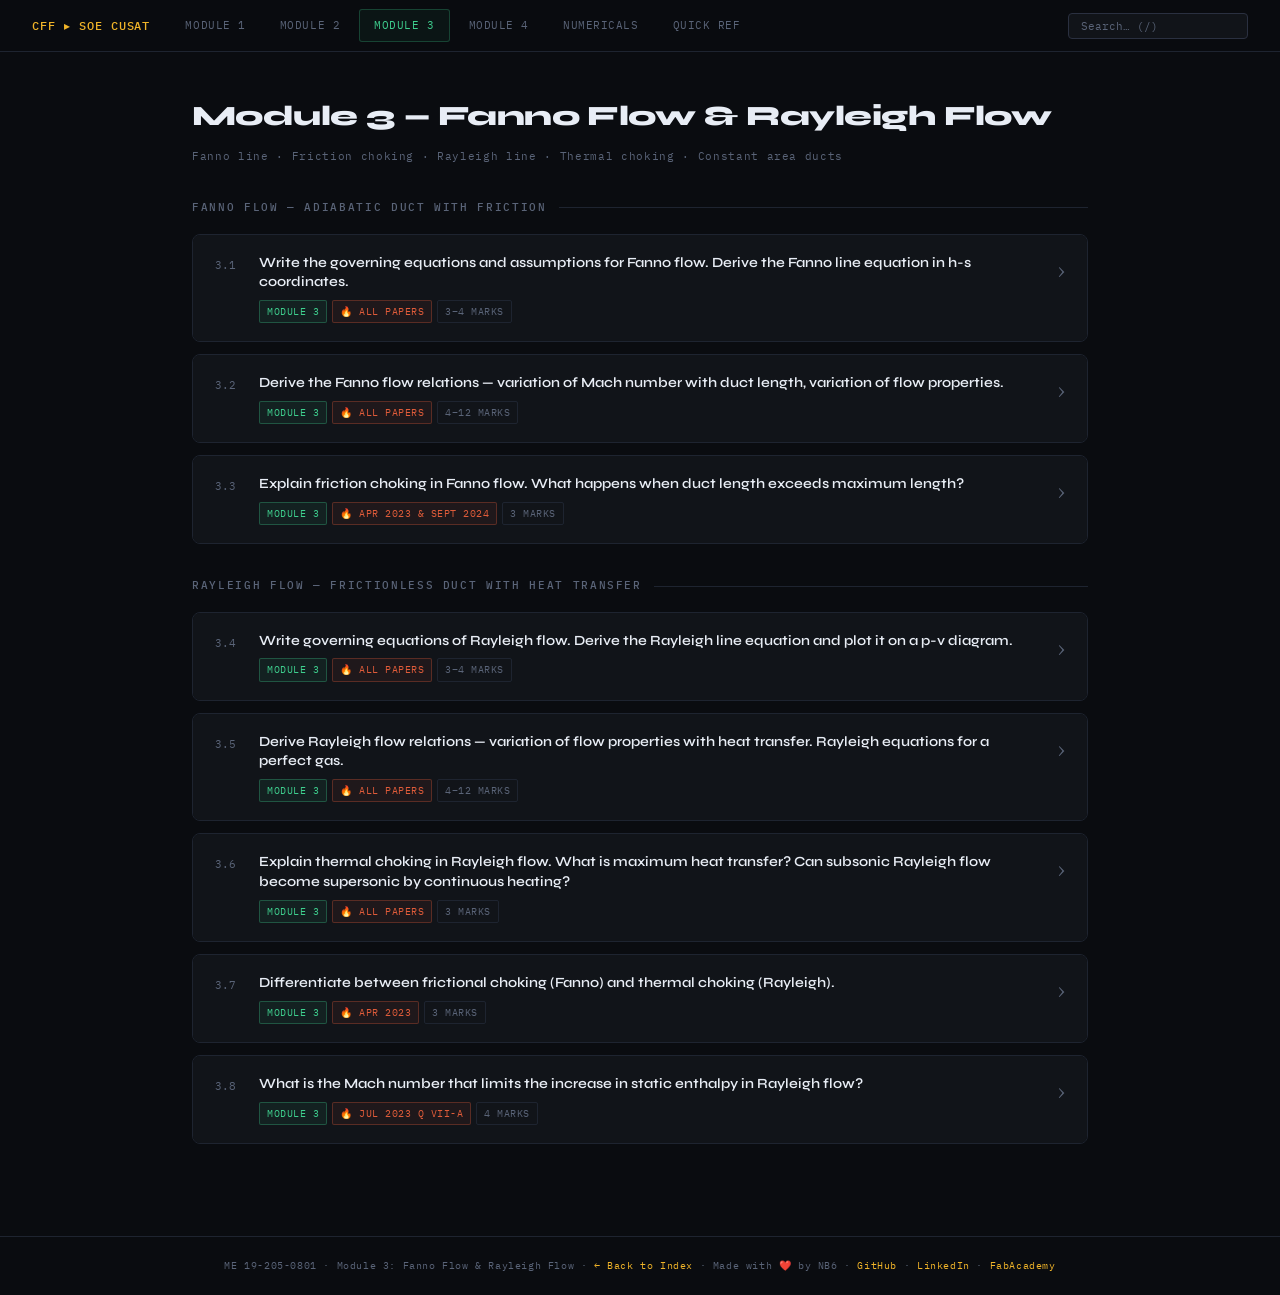
<file: pages/module3.html>
<!DOCTYPE html>
<html lang="en">
<head>
<meta charset="UTF-8">
<meta name="viewport" content="width=device-width, initial-scale=1.0">
<title>Module 3 — Fanno Flow &amp; Rayleigh Flow | CFF Exam Prep</title>
<link rel="stylesheet" href="../css/style.css">
</head>
<body>
<script src="../js/nav.js"></script>
<div class="page-wrap">
  <div class="page-title">Module 3 — Fanno Flow &amp; Rayleigh Flow</div>
  <div class="page-sub">Fanno line · Friction choking · Rayleigh line · Thermal choking · Constant area ducts</div>

  <div class="section-label">Fanno Flow — Adiabatic Duct with Friction</div>

  <div class="qcard">
    <div class="qhead" onclick="toggleCard(this.parentElement)">
      <div class="q-index">3.1</div>
      <div class="q-text-wrap">
        <div class="q-title">Write the governing equations and assumptions for Fanno flow. Derive the Fanno line equation in h-s coordinates.</div>
        <div class="q-tags"><span class="tag tag-m3">Module 3</span><span class="tag tag-hot">🔥 All Papers</span><span class="tag tag-marks">3–4 Marks</span></div>
      </div>
      <div class="q-chevron">›</div>
    </div>
    <div class="qbody"><div class="qbody-inner">
      <div class="ans-block">
        <div class="ans-heading">Assumptions of Fanno Flow</div>
        <ul class="bullet-list">
          <li>1D steady flow in a <strong>constant area duct</strong></li>
          <li><strong>Adiabatic</strong> (no heat transfer — Q = 0)</li>
          <li>Perfect gas with constant γ and Cₚ</li>
          <li>Friction force exists (wall shear stress τ_w ≠ 0)</li>
          <li>No body forces, no work done</li>
        </ul>
      </div>
      <div class="ans-block">
        <div class="ans-heading">Governing Equations</div>
        <div class="formula-box">Continuity:    ρV = G = constant  (G = mass flux = ṁ/A)
Energy:        h + V²/2 = h₀ = constant  (adiabatic)
Momentum:      p + τ_w × P/A × dx = ... (friction term)
Equation of state: p = ρRT, h = CₚT</div>
      </div>
      <div class="ans-block">
        <div class="ans-heading">Fanno Line in h-s Coordinates</div>
        <div class="ans-text"><p>The Fanno line is the locus of all possible states for a given mass flux G and stagnation enthalpy h₀ in an adiabatic constant-area duct.</p></div>
        <div class="formula-box">From energy: h = h₀ - V²/2
From continuity: V = G/ρ

Entropy as function of h:
s = Cᵥ ln(T) + R ln(v) + const  where v = 1/ρ

Using T = h/Cₚ, v = RT/p, and p from momentum continuity:
→ The Fanno line in (h, s) space is a curved line

Key feature: the line has a MAXIMUM entropy point at M = 1.
  Upper branch (above max): subsonic flow (M < 1)
  Lower branch (below max): supersonic flow (M > 1)
  
Friction always drives flow TOWARD M = 1 (toward max entropy).
Both subsonic and supersonic flows approach M=1 with friction.</div>
      </div>
      <div class="ans-block">
        <div class="ans-heading">Direction of Flow in Fanno Line</div>
        <ul class="bullet-list">
          <li><strong>Subsonic (upper branch):</strong> Friction increases entropy → moves right along upper branch toward M=1. Velocity increases toward sonic.</li>
          <li><strong>Supersonic (lower branch):</strong> Friction increases entropy → moves right along lower branch toward M=1. Velocity decreases toward sonic.</li>
          <li><strong>Choking:</strong> M=1 is reached at the end of the duct — further duct length not possible without changing inlet conditions.</li>
        </ul>
      </div>
      <div class="callout callout-exam">📝 Draw the Fanno line: a curve in h-s space. Mark M=1 at the nose (max entropy). Upper branch = subsonic, lower = supersonic. Draw arrows showing direction of increasing friction (moving toward M=1 nose).</div>
    </div></div>
  </div>

  <div class="qcard">
    <div class="qhead" onclick="toggleCard(this.parentElement)">
      <div class="q-index">3.2</div>
      <div class="q-text-wrap">
        <div class="q-title">Derive the Fanno flow relations — variation of Mach number with duct length, variation of flow properties.</div>
        <div class="q-tags"><span class="tag tag-m3">Module 3</span><span class="tag tag-hot">🔥 All Papers</span><span class="tag tag-marks">4–12 Marks</span></div>
      </div>
      <div class="q-chevron">›</div>
    </div>
    <div class="qbody"><div class="qbody-inner">
      <div class="ans-block">
        <div class="ans-heading">Fanno Parameter — 4fL*/D</div>
        <div class="ans-text"><p>The Fanno parameter relates the current Mach number M to the <em>maximum duct length from that point to choking</em> (L*). f = Fanning friction factor, D = diameter:</p></div>
        <div class="formula-box">4fL*/D = (1-M²)/(γM²) + (γ+1)/(2γ) × ln[(γ+1)M²/(2+(γ-1)M²)]

For air (γ=1.4):
4fL*/D = (1-M²)/(1.4M²) + 1.2 × ln[2.4M²/(2+0.4M²)]

To find duct length between sections 1 and 2:
4f(L₁-L₂)/D = (4fL*/D)₁ - (4fL*/D)₂
(values at M₁ and M₂ from Fanno tables)</div>
      </div>
      <div class="ans-block">
        <div class="ans-heading">Variation of All Flow Properties Along Fanno Duct</div>
        <div class="formula-box">All properties relative to critical (*) conditions (at M=1):

T/T*  = (γ+1) / [2(1 + (γ-1)/2 × M²)] = (γ+1)/2 × 1/(1+0.2M²)  [air]

p/p*  = (1/M) × √[(γ+1)/(2+(γ-1)M²)]
       = (1/M) × √[(γ+1)M²T/((γ+1)T)]    simplified
       = (1/M) × √[T*/T]                    further simplified

ρ/ρ*  = (1/M) × √[(2+(γ-1)M²)/(γ+1)] = p*/p × T/T*

V/V*  = M × √[T/T*]   (since V=Ma and a=√(γRT))

p₀/p₀* = (1/M) × [(2/(γ+1)) × (1 + (γ-1)/2 × M²)]^((γ+1)/2(γ-1))

For air (γ=1.4): p₀/p₀* = (1/M)[(1+0.2M²)/1.2]^3</div>
      </div>
      <div class="ans-block">
        <div class="ans-heading">Property Trends Along Fanno Duct</div>
        <div class="compare-grid">
          <div class="compare-cell">
            <div class="compare-cell-title">Subsonic Fanno (M&lt;1 → M=1)</div>
            <ul>
              <li>V increases (accelerates)</li>
              <li>M increases toward 1</li>
              <li>p decreases</li>
              <li>T decreases</li>
              <li>p₀ decreases (friction loss)</li>
              <li>s increases</li>
            </ul>
          </div>
          <div class="compare-cell">
            <div class="compare-cell-title green">Supersonic Fanno (M&gt;1 → M=1)</div>
            <ul>
              <li>V decreases (decelerates)</li>
              <li>M decreases toward 1</li>
              <li>p increases</li>
              <li>T increases</li>
              <li>p₀ decreases (friction loss)</li>
              <li>s increases</li>
            </ul>
          </div>
        </div>
      </div>
      <div class="callout callout-tip">💡 In all Fanno problems: (1) find M₁ from given conditions, (2) look up 4fL*/D for M₁ from Fanno tables, (3) use 4fL/D = (4fL*/D)₁ - (4fL*/D)₂ to find M₂, (4) use ratio tables for all other properties.</div>
    </div></div>
  </div>

  <div class="qcard">
    <div class="qhead" onclick="toggleCard(this.parentElement)">
      <div class="q-index">3.3</div>
      <div class="q-text-wrap">
        <div class="q-title">Explain friction choking in Fanno flow. What happens when duct length exceeds maximum length?</div>
        <div class="q-tags"><span class="tag tag-m3">Module 3</span><span class="tag tag-hot">🔥 Apr 2023 &amp; Sept 2024</span><span class="tag tag-marks">3 Marks</span></div>
      </div>
      <div class="q-chevron">›</div>
    </div>
    <div class="qbody"><div class="qbody-inner">
      <div class="ans-block">
        <div class="ans-heading">Friction Choking</div>
        <div class="ans-text"><p>In Fanno flow, friction always drives the Mach number toward M = 1 (choking condition). The <strong>maximum duct length</strong> L_max is the length at which M reaches exactly 1 at the exit.</p></div>
        <div class="formula-box">Maximum duct length from entry to choked exit:
L_max = D/(4f) × (4fL*/D)₁   [where (4fL*/D)₁ is the Fanno parameter at inlet M₁]</div>
      </div>
      <div class="ans-block">
        <div class="ans-heading">What Happens if L &gt; L_max?</div>
        <div class="compare-grid">
          <div class="compare-cell">
            <div class="compare-cell-title">Subsonic inlet (M₁&lt;1)</div>
            <ul>
              <li>If L &gt; L_max: mass flow rate DECREASES</li>
              <li>Inlet conditions readjust to lower M₁</li>
              <li>Exit remains choked at M=1</li>
              <li>Effective: duct is too long → less flow enters</li>
            </ul>
          </div>
          <div class="compare-cell">
            <div class="compare-cell-title green">Supersonic inlet (M₁&gt;1)</div>
            <ul>
              <li>If L &gt; L_max: a normal shock forms in duct</li>
              <li>Shock converts flow to subsonic</li>
              <li>Flow continues as subsonic Fanno to exit at M=1</li>
              <li>Normal shock position adjusts with L</li>
            </ul>
          </div>
        </div>
      </div>
    </div></div>
  </div>

  <div class="section-label">Rayleigh Flow — Frictionless Duct with Heat Transfer</div>

  <div class="qcard">
    <div class="qhead" onclick="toggleCard(this.parentElement)">
      <div class="q-index">3.4</div>
      <div class="q-text-wrap">
        <div class="q-title">Write governing equations of Rayleigh flow. Derive the Rayleigh line equation and plot it on a p-v diagram.</div>
        <div class="q-tags"><span class="tag tag-m3">Module 3</span><span class="tag tag-hot">🔥 All Papers</span><span class="tag tag-marks">3–4 Marks</span></div>
      </div>
      <div class="q-chevron">›</div>
    </div>
    <div class="qbody"><div class="qbody-inner">
      <div class="ans-block">
        <div class="ans-heading">Assumptions of Rayleigh Flow</div>
        <ul class="bullet-list">
          <li><strong>Constant area duct</strong></li>
          <li><strong>Frictionless</strong> (f = 0, no wall friction)</li>
          <li>Heat transfer present (Q ≠ 0) — the mechanism driving flow change</li>
          <li>Steady 1D flow, perfect gas</li>
        </ul>
      </div>
      <div class="ans-block">
        <div class="ans-heading">Governing Equations</div>
        <div class="formula-box">Continuity:     ρV = G = constant
Momentum:       p + ρV² = p + G×V = constant   ← (no friction!)
                → p + ρV² = p₁ + ρ₁V₁²
Energy:         h₀ changes (heat added/removed)
                h₀₂ - h₀₁ = q  (heat added per unit mass)</div>
      </div>
      <div class="ans-block">
        <div class="ans-heading">Rayleigh Line in p-v Coordinates</div>
        <div class="ans-text"><p>From continuity: V = Gv (v = specific volume = 1/ρ). Substituting into momentum:</p></div>
        <div class="formula-box">p + G²v = constant = p₁ + G²v₁

∴ p = (p₁ + G²v₁) - G²v

This is a STRAIGHT LINE with slope = -G²  in (p, v) space.

The Rayleigh line is a straight line with NEGATIVE slope on the p-v diagram.

Maximum entropy on the Rayleigh line occurs at M = 1.
Upper portion (high p, low v) = subsonic
Lower portion (low p, high v) = supersonic</div>
      </div>
      <div class="ans-block">
        <div class="ans-heading">Rayleigh Line vs Fanno Line</div>
        <div class="ans-text"><p>Both lines pass through the same state points in a duct. Where they intersect: two possible states connected by a normal shock (the Rankine-Hugoniot solution).</p></div>
      </div>
      <div class="callout callout-exam">📝 Draw p-v diagram: Rayleigh line as a straight line with negative slope. Mark M=1 at maximum entropy point (maximum T on upper intersection with isentropic). Mark subsonic (upper) and supersonic (lower) regions.</div>
    </div></div>
  </div>

  <div class="qcard">
    <div class="qhead" onclick="toggleCard(this.parentElement)">
      <div class="q-index">3.5</div>
      <div class="q-text-wrap">
        <div class="q-title">Derive Rayleigh flow relations — variation of flow properties with heat transfer. Rayleigh equations for a perfect gas.</div>
        <div class="q-tags"><span class="tag tag-m3">Module 3</span><span class="tag tag-hot">🔥 All Papers</span><span class="tag tag-marks">4–12 Marks</span></div>
      </div>
      <div class="q-chevron">›</div>
    </div>
    <div class="qbody"><div class="qbody-inner">
      <div class="ans-block">
        <div class="ans-heading">Rayleigh Flow Property Ratios (relative to * at M=1)</div>
        <div class="formula-box">T/T*  = M² × [2(γ+1)/(1+γM²)]²
       = 4M²(γ+1)² / (1+γM²)²    for general notation

p/p*  = (γ+1) / (1+γM²)

p₀/p₀* = [(γ+1)/(1+γM²)] × [(2+(γ-1)M²)/(γ+1)]^(γ/(γ-1))

T₀/T₀* = 2(γ+1)M² × [2+(γ-1)M²] / (1+γM²)²

ρ/ρ*  = (1+γM²) / [(γ+1)M²]  = 1/(V/V*)

For air (γ=1.4):
T/T*  = 2.4M²(2.4)² / (1+1.4M²)² = 2.4M² × [2.4/(1+1.4M²)]²

T₀/T₀* = 2.4M²(2+0.4M²) / (1+1.4M²)²</div>
      </div>
      <div class="ans-block">
        <div class="ans-heading">Property Trends in Rayleigh Flow</div>
        <div class="compare-grid">
          <div class="compare-cell">
            <div class="compare-cell-title">Heat ADDED (q &gt; 0) Subsonic (M&lt;1)</div>
            <ul>
              <li>T₀ increases</li>
              <li>M increases toward 1</li>
              <li>p decreases</li>
              <li>T increases (until M=1/√γ ≈ 0.845)</li>
              <li>V increases</li>
              <li>p₀ decreases</li>
            </ul>
          </div>
          <div class="compare-cell">
            <div class="compare-cell-title green">Heat ADDED (q &gt; 0) Supersonic (M&gt;1)</div>
            <ul>
              <li>T₀ increases</li>
              <li>M decreases toward 1</li>
              <li>p increases</li>
              <li>T increases</li>
              <li>V decreases</li>
              <li>p₀ decreases</li>
            </ul>
          </div>
        </div>
      </div>
      <div class="ans-block">
        <div class="ans-heading">Heat Transfer Relation</div>
        <div class="formula-box">q = h₀₂ - h₀₁ = Cₚ(T₀₂ - T₀₁)

Using T₀/T₀* ratios at M₁ and M₂:
q = CₚT₀* × [(T₀₂/T₀*) - (T₀₁/T₀*)]

Maximum heat addition (thermal choking):
q_max = Cₚ(T₀* - T₀₁) = CₚT₀₁ × [(T₀*/T₀₁) - 1]</div>
      </div>
    </div></div>
  </div>

  <div class="qcard">
    <div class="qhead" onclick="toggleCard(this.parentElement)">
      <div class="q-index">3.6</div>
      <div class="q-text-wrap">
        <div class="q-title">Explain thermal choking in Rayleigh flow. What is maximum heat transfer? Can subsonic Rayleigh flow become supersonic by continuous heating?</div>
        <div class="q-tags"><span class="tag tag-m3">Module 3</span><span class="tag tag-hot">🔥 All Papers</span><span class="tag tag-marks">3 Marks</span></div>
      </div>
      <div class="q-chevron">›</div>
    </div>
    <div class="qbody"><div class="qbody-inner">
      <div class="ans-block">
        <div class="ans-heading">Thermal Choking</div>
        <div class="ans-text"><p>In Rayleigh flow, adding heat to the flow drives Mach number toward M = 1. When M = 1 is reached at the exit — the flow is <strong>thermally choked</strong>. No further heat can be added without changing upstream conditions.</p></div>
        <div class="formula-box">Maximum heat addition (to reach M=1 from inlet Mach M₁):
q_max = Cₚ T₀₁ × [(T₀*/T₀₁) - 1]

where T₀*/T₀₁ = (1+γM₁²)² / [2(γ+1)M₁²(1 + (γ-1)/2 M₁²)]^(-1)

For air: T₀*/T₀₁ from Rayleigh tables at inlet M₁</div>
      </div>
      <div class="ans-block">
        <div class="ans-heading">Can Subsonic Rayleigh Flow Become Supersonic by Continuous Heating?</div>
        <div class="ans-text"><p><strong>No — not in a constant area duct.</strong></p></div>
        <ul class="bullet-list">
          <li>Adding heat to subsonic flow moves it along the Rayleigh line toward M=1 (from the upper subsonic branch).</li>
          <li>To cross M=1 and enter the supersonic branch, the flow would need to jump across the maximum entropy point — which would require a decrease in entropy.</li>
          <li>This violates the Second Law.</li>
          <li>Therefore, a subsonic Rayleigh flow <strong>cannot become supersonic</strong> by continuous heating in a constant area duct alone.</li>
          <li>To achieve supersonic flow, a convergent-divergent nozzle (area change) is required first.</li>
        </ul>
        <div class="callout callout-exam">📝 This question was directly asked in Jul 2023: "Can subsonic Rayleigh flow become supersonic by continuous heating? Explain with a Rayleigh line." Draw the h-s or p-v diagram and show that M=1 is a barrier.</div>
      </div>
      <div class="ans-block">
        <div class="ans-heading">What Happens at Maximum Heat Transfer (M₂=1/√γ)?</div>
        <div class="ans-text"><p>A curious result: in subsonic Rayleigh flow, the static temperature reaches a maximum at M = 1/√γ (for air: M = 1/√1.4 ≈ 0.845), not at M = 1. Beyond this point, adding more heat actually <em>decreases</em> static temperature even though stagnation temperature increases (because velocity increase dominates).</p></div>
        <div class="formula-box">Maximum static temperature in subsonic Rayleigh: at M = 1/√γ = 0.845 (air)
At this point: V = a/√γ = √(RT) — not sonic speed!</div>
      </div>
    </div></div>
  </div>

  <div class="qcard">
    <div class="qhead" onclick="toggleCard(this.parentElement)">
      <div class="q-index">3.7</div>
      <div class="q-text-wrap">
        <div class="q-title">Differentiate between frictional choking (Fanno) and thermal choking (Rayleigh).</div>
        <div class="q-tags"><span class="tag tag-m3">Module 3</span><span class="tag tag-hot">🔥 Apr 2023</span><span class="tag tag-marks">3 Marks</span></div>
      </div>
      <div class="q-chevron">›</div>
    </div>
    <div class="qbody"><div class="qbody-inner">
      <div class="compare-grid">
        <div class="compare-cell">
          <div class="compare-cell-title">Frictional Choking (Fanno)</div>
          <ul>
            <li>Cause: wall friction in constant area duct</li>
            <li>Adiabatic flow (no heat transfer)</li>
            <li>T₀ is conserved</li>
            <li>p₀ decreases due to friction</li>
            <li>Both subsonic and supersonic drive toward M=1</li>
            <li>Limit: maximum duct length L_max</li>
            <li>Parameter: 4fL*/D</li>
            <li>Fanno line in h-s space</li>
          </ul>
        </div>
        <div class="compare-cell">
          <div class="compare-cell-title green">Thermal Choking (Rayleigh)</div>
          <ul>
            <li>Cause: heat addition in constant area duct</li>
            <li>Frictionless (no friction)</li>
            <li>T₀ increases (heat added)</li>
            <li>p₀ decreases due to heat addition</li>
            <li>Both subsonic and supersonic drive toward M=1</li>
            <li>Limit: maximum heat addition q_max</li>
            <li>Parameter: T₀/T₀*</li>
            <li>Rayleigh line in p-v or h-s space</li>
          </ul>
        </div>
      </div>
      <div class="key-answer">
        <div class="key-answer-label">Key Similarity</div>
        Both Fanno and Rayleigh flows drive the Mach number toward 1 regardless of whether inlet is subsonic or supersonic. In both cases, M=1 is the maximum entropy state and represents the choking condition. The difference is the mechanism: friction (Fanno) vs heat transfer (Rayleigh).
      </div>
    </div></div>
  </div>

  <div class="qcard">
    <div class="qhead" onclick="toggleCard(this.parentElement)">
      <div class="q-index">3.8</div>
      <div class="q-text-wrap">
        <div class="q-title">What is the Mach number that limits the increase in static enthalpy in Rayleigh flow?</div>
        <div class="q-tags"><span class="tag tag-m3">Module 3</span><span class="tag tag-hot">🔥 Jul 2023 Q VII-a</span><span class="tag tag-marks">4 Marks</span></div>
      </div>
      <div class="q-chevron">›</div>
    </div>
    <div class="qbody"><div class="qbody-inner">
      <div class="ans-block">
        <div class="ans-heading">Derivation</div>
        <div class="ans-text"><p>Static enthalpy h = CₚT in Rayleigh flow. We need the Mach number at which T (and hence h) is maximum.</p></div>
        <div class="formula-box">T/T* = 4(γ+1)²M² / (1+γM²)²

For maximum T, differentiate d(T/T*)/dM = 0:

d/dM [M²/(1+γM²)²] = 0

Using quotient rule:
(1+γM²)² × 2M - M² × 2(1+γM²) × 2γM = 0
Divide by 2M(1+γM²):
(1+γM²) - 2γM² = 0
1 + γM² - 2γM² = 0
1 - γM² = 0

∴ M² = 1/γ
   M = 1/√γ

For air (γ=1.4):  M = 1/√1.4 = 1/1.183 = 0.845</div>
      </div>
      <div class="ans-block">
        <div class="ans-heading">Physical Significance</div>
        <ul class="bullet-list">
          <li>At M = 1/√γ ≈ 0.845 (for air): maximum static temperature (and enthalpy) in subsonic Rayleigh flow.</li>
          <li>Beyond this point (toward M=1), adding heat INCREASES T₀ but DECREASES static T (kinetic energy increases faster).</li>
          <li>For supersonic Rayleigh flow, static temperature always increases with heat addition (moving from M&gt;1 toward M=1).</li>
          <li>This M = 1/√γ point is NOT the choking point — choking occurs at M = 1.</li>
        </ul>
        <div class="formula-box">At M = 1/√γ:  V = a/√γ = √(RT)   [not the speed of sound!]
Velocity at this point equals √(p/ρ) — called the "characteristic velocity"</div>
      </div>
    </div></div>
  </div>

</div>
<footer>ME 19-205-0801 · Module 3: Fanno Flow &amp; Rayleigh Flow · <a href="../index.html" style="color:var(--accent);text-decoration:none">← Back to Index</a> · Made with ❤️ by NB6 · <a href="https://github.com/NB6RULES" target="_blank" style="color:var(--accent);text-decoration:none">GitHub</a> · <a href="https://www.linkedin.com/in/nadec-biju/" target="_blank" style="color:var(--accent);text-decoration:none">LinkedIn</a> · <a href="https://fabacademy.org/2026/labs/kochi/students/nadec-biju/" target="_blank" style="color:var(--accent);text-decoration:none">FabAcademy</a></footer>
<script src="../js/main.js"></script>
</body>
</html>
</file>
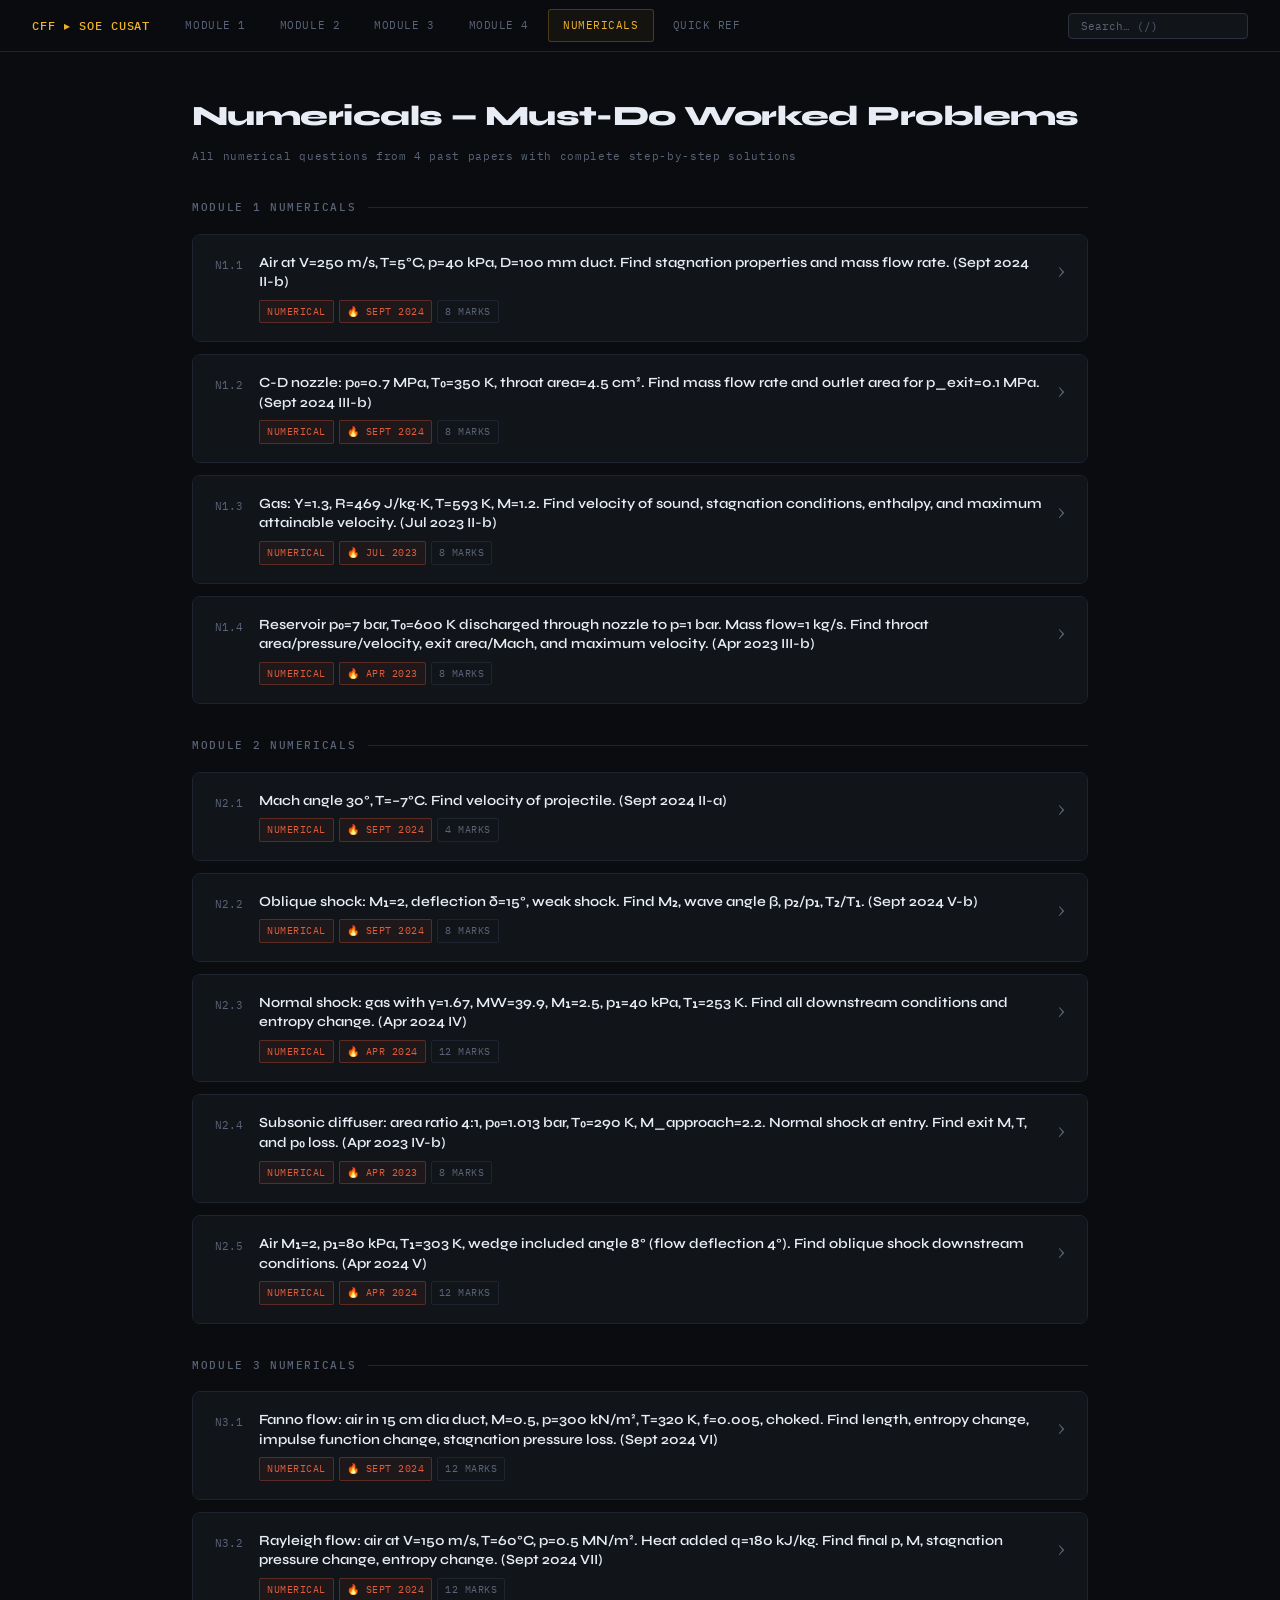
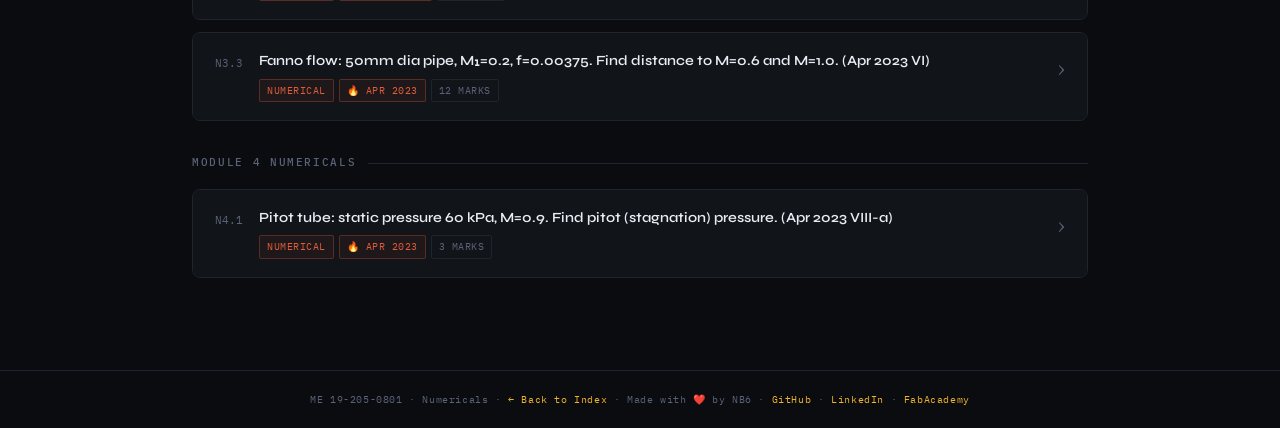
<file: pages/numericals.html>
<!DOCTYPE html>
<html lang="en">
<head>
<meta charset="UTF-8">
<meta name="viewport" content="width=device-width, initial-scale=1.0">
<title>Numericals — Must-Do Problems | CFF Exam Prep</title>
<link rel="stylesheet" href="../css/style.css">
</head>
<body>
<script src="../js/nav.js"></script>
<div class="page-wrap">
  <div class="page-title">Numericals — Must-Do Worked Problems</div>
  <div class="page-sub">All numerical questions from 4 past papers with complete step-by-step solutions</div>

  <div class="section-label">Module 1 Numericals</div>

  <div class="qcard">
    <div class="qhead" onclick="toggleCard(this.parentElement)">
      <div class="q-index">N1.1</div>
      <div class="q-text-wrap">
        <div class="q-title">Air at V=250 m/s, T=5°C, p=40 kPa, D=100 mm duct. Find stagnation properties and mass flow rate. (Sept 2024 II-b)</div>
        <div class="q-tags"><span class="tag tag-num">Numerical</span><span class="tag tag-hot">🔥 Sept 2024</span><span class="tag tag-marks">8 Marks</span></div>
      </div>
      <div class="q-chevron">›</div>
    </div>
    <div class="qbody"><div class="qbody-inner">
      <div class="formula-box">GIVEN: V=250 m/s, T=278K, p=40 kPa, D=0.1 m, γ=1.4, R=287 J/kg·K</div>
      <div class="ans-block"><div class="ans-heading">Solution</div>
        <ol class="steps-list">
          <li>a = √(γRT) = √(1.4×287×278) = 334.3 m/s</li>
          <li>M = V/a = 250/334.3 = <strong>0.748</strong></li>
          <li>T₀ = T(1+0.2M²) = 278×(1+0.2×0.559) = 278×1.1118 = <strong>309.1 K</strong></li>
          <li>p₀ = p×(T₀/T)^3.5 = 40×(1.1118)^3.5 = 40×1.446 = <strong>57.8 kPa</strong></li>
          <li>ρ = p/RT = 40000/(287×278) = <strong>0.5013 kg/m³</strong></li>
          <li>A = π/4×0.01 = 7.854×10⁻³ m²</li>
          <li>ṁ = ρAV = 0.5013×7.854×10⁻³×250 = <strong>0.984 kg/s</strong></li>
        </ol>
        <div class="formula-box">ANSWERS: M=0.748, T₀=309.1 K, p₀=57.8 kPa, ṁ=0.984 kg/s</div>
      </div>
    </div></div>
  </div>

  <div class="qcard">
    <div class="qhead" onclick="toggleCard(this.parentElement)">
      <div class="q-index">N1.2</div>
      <div class="q-text-wrap">
        <div class="q-title">C-D nozzle: p₀=0.7 MPa, T₀=350 K, throat area=4.5 cm². Find mass flow rate and outlet area for p_exit=0.1 MPa. (Sept 2024 III-b)</div>
        <div class="q-tags"><span class="tag tag-num">Numerical</span><span class="tag tag-hot">🔥 Sept 2024</span><span class="tag tag-marks">8 Marks</span></div>
      </div>
      <div class="q-chevron">›</div>
    </div>
    <div class="qbody"><div class="qbody-inner">
      <div class="formula-box">GIVEN: p₀=700 kPa, T₀=350 K, A*=4.5×10⁻⁴ m², p_exit=100 kPa, γ=1.4, R=287</div>
      <div class="ans-block"><div class="ans-heading">Step 1 — Throat (Critical) Conditions</div>
        <div class="formula-box">T* = T₀×2/(γ+1) = 350×2/2.4 = 291.7 K
p* = p₀×0.5283 = 700×0.5283 = 369.8 kPa
ρ* = p*/RT* = 369800/(287×291.7) = 4.417 kg/m³
a* = √(1.4×287×291.7) = 342.4 m/s</div>
      </div>
      <div class="ans-block"><div class="ans-heading">Step 2 — Mass Flow Rate</div>
        <div class="formula-box">ṁ = ρ*A*V* = 4.417 × 4.5×10⁻⁴ × 342.4 = <strong>0.681 kg/s</strong></div>
      </div>
      <div class="ans-block"><div class="ans-heading">Step 3 — Exit Mach Number</div>
        <div class="formula-box">p₀/p_exit = 700/100 = 7.0 = (1+0.2M²)^3.5
(1+0.2M²) = 7.0^(1/3.5) = 7.0^0.2857 = 1.7437
M² = (1.7437-1)/0.2 = 3.718
M_exit = 1.928</div>
      </div>
      <div class="ans-block"><div class="ans-heading">Step 4 — Exit Area from A/A* formula</div>
        <div class="formula-box">A/A* = (1/M)[(1+0.2M²)/1.2]^3 at M=1.928:
     = (1/1.928)[(1.7437)/1.2]^3
     = 0.5186 × (1.453)^3 = 0.5186×3.070 = 1.592
A_exit = 1.592 × 4.5 = <strong>7.16 cm²</strong></div>
      </div>
      <div class="formula-box">ANSWERS: ṁ = 0.681 kg/s, M_exit = 1.93, A_exit = 7.16 cm²</div>
    </div></div>
  </div>

  <div class="qcard">
    <div class="qhead" onclick="toggleCard(this.parentElement)">
      <div class="q-index">N1.3</div>
      <div class="q-text-wrap">
        <div class="q-title">Gas: Y=1.3, R=469 J/kg·K, T=593 K, M=1.2. Find velocity of sound, stagnation conditions, enthalpy, and maximum attainable velocity. (Jul 2023 II-b)</div>
        <div class="q-tags"><span class="tag tag-num">Numerical</span><span class="tag tag-hot">🔥 Jul 2023</span><span class="tag tag-marks">8 Marks</span></div>
      </div>
      <div class="q-chevron">›</div>
    </div>
    <div class="qbody"><div class="qbody-inner">
      <div class="formula-box">GIVEN: γ=1.3, R=469 J/kg·K, T=593 K, M=1.2</div>
      <div class="ans-block"><div class="ans-heading">Solution</div>
        <ol class="steps-list">
          <li>Local speed of sound: a = √(γRT) = √(1.3×469×593) = √(361,682) = <strong>601.4 m/s</strong></li>
          <li>Velocity: V = M×a = 1.2×601.4 = <strong>721.7 m/s</strong></li>
          <li>Cₚ = γR/(γ-1) = 1.3×469/0.3 = 2032 J/kg·K</li>
          <li>Stagnation temperature: T₀ = T(1+(γ-1)/2×M²) = 593×(1+0.15×1.44) = 593×1.216 = <strong>721.1 K</strong></li>
          <li>Stagnation enthalpy: h₀ = CₚT₀ = 2032×721.1 = <strong>1,465,271 J/kg ≈ 1465 kJ/kg</strong></li>
          <li>Local enthalpy: h = CₚT = 2032×593 = <strong>1,204,976 J/kg ≈ 1205 kJ/kg</strong></li>
          <li>Stagnation speed of sound: a₀ = √(γRT₀) = √(1.3×469×721.1) = <strong>663.0 m/s</strong></li>
          <li>Maximum velocity: V_max = a₀√(2/(γ-1)) = 663.0×√(2/0.3) = 663.0×2.582 = <strong>1712 m/s</strong></li>
        </ol>
        <div class="formula-box">ANSWERS: a=601.4 m/s, V=721.7 m/s, T₀=721.1 K, h₀=1465 kJ/kg, V_max=1712 m/s</div>
      </div>
    </div></div>
  </div>

  <div class="qcard">
    <div class="qhead" onclick="toggleCard(this.parentElement)">
      <div class="q-index">N1.4</div>
      <div class="q-text-wrap">
        <div class="q-title">Reservoir p₀=7 bar, T₀=600 K discharged through nozzle to p=1 bar. Mass flow=1 kg/s. Find throat area/pressure/velocity, exit area/Mach, and maximum velocity. (Apr 2023 III-b)</div>
        <div class="q-tags"><span class="tag tag-num">Numerical</span><span class="tag tag-hot">🔥 Apr 2023</span><span class="tag tag-marks">8 Marks</span></div>
      </div>
      <div class="q-chevron">›</div>
    </div>
    <div class="qbody"><div class="qbody-inner">
      <div class="formula-box">GIVEN: p₀=700 kPa, T₀=600 K, p_exit=100 kPa, ṁ=1 kg/s, γ=1.4, R=287</div>
      <div class="ans-block"><div class="ans-heading">Throat Conditions</div>
        <div class="formula-box">T* = 600×0.8333 = 500 K
p* = 700×0.5283 = 369.8 kPa
ρ* = 369800/(287×500) = 2.578 kg/m³
a* = √(1.4×287×500) = 447.2 m/s = V_throat

A* = ṁ/(ρ*V*) = 1/(2.578×447.2) = 8.664×10⁻⁴ m² = <strong>8.664 cm²</strong></div>
      </div>
      <div class="ans-block"><div class="ans-heading">Exit Mach and Area</div>
        <div class="formula-box">p₀/p_exit = 7.0 = (1+0.2M²)^3.5 → M_exit = 1.928 (same as N1.2 above)
A_exit/A* = 1.592 → A_exit = 1.592×8.664 = <strong>13.79 cm²</strong>
T_exit = T₀/(1+0.2×3.718) = 600/1.7437 = 344.1 K
V_exit = M×a = 1.928×√(1.4×287×344.1) = 1.928×371.9 = <strong>717.0 m/s</strong></div>
      </div>
      <div class="ans-block"><div class="ans-heading">Maximum Velocity</div>
        <div class="formula-box">V_max = √(2CₚT₀) = √(2×1005×600) = √1,206,000 = <strong>1098.2 m/s</strong></div>
      </div>
    </div></div>
  </div>

  <div class="section-label">Module 2 Numericals</div>

  <div class="qcard">
    <div class="qhead" onclick="toggleCard(this.parentElement)">
      <div class="q-index">N2.1</div>
      <div class="q-text-wrap">
        <div class="q-title">Mach angle 30°, T=–7°C. Find velocity of projectile. (Sept 2024 II-a)</div>
        <div class="q-tags"><span class="tag tag-num">Numerical</span><span class="tag tag-hot">🔥 Sept 2024</span><span class="tag tag-marks">4 Marks</span></div>
      </div>
      <div class="q-chevron">›</div>
    </div>
    <div class="qbody"><div class="qbody-inner">
      <div class="formula-box">GIVEN: μ=30°, T=-7°C=266 K</div>
      <div class="ans-block"><div class="ans-heading">Solution</div>
        <div class="formula-box">M = 1/sinμ = 1/sin30° = 1/0.5 = 2
a = √(1.4×287×266) = √106,861 = 326.9 m/s
V = M×a = 2×326.9 = <strong>653.8 m/s</strong></div>
      </div>
    </div></div>
  </div>

  <div class="qcard">
    <div class="qhead" onclick="toggleCard(this.parentElement)">
      <div class="q-index">N2.2</div>
      <div class="q-text-wrap">
        <div class="q-title">Oblique shock: M₁=2, deflection δ=15°, weak shock. Find M₂, wave angle β, p₂/p₁, T₂/T₁. (Sept 2024 V-b)</div>
        <div class="q-tags"><span class="tag tag-num">Numerical</span><span class="tag tag-hot">🔥 Sept 2024</span><span class="tag tag-marks">8 Marks</span></div>
      </div>
      <div class="q-chevron">›</div>
    </div>
    <div class="qbody"><div class="qbody-inner">
      <div class="formula-box">GIVEN: M₁=2, θ=15°, weak shock, γ=1.4</div>
      <div class="ans-block"><div class="ans-heading">Solution</div>
        <ol class="steps-list">
          <li>From θ-β-M table, M₁=2, θ=15°, weak: <strong>β ≈ 45.3°</strong></li>
          <li>M₁ₙ = M₁sinβ = 2×sin45.3° = 2×0.711 = <strong>1.422</strong></li>
          <li>Normal shock at M₁ₙ=1.422: M₂ₙ² = (1.422²+5)/(7×1.422²-1) = (2.022+5)/(14.155-1) = 7.022/13.155 = 0.534 → M₂ₙ=0.731</li>
          <li>p₂/p₁ = (7×1.422²-1)/6 = (14.155-1)/6 = <strong>2.19</strong></li>
          <li>T₂/T₁ = (7×1.422²-1)(1.422²+5)/(36×1.422²) = 13.155×7.022/72.79 = <strong>1.269</strong></li>
          <li>M₂ = M₂ₙ/sin(β-θ) = 0.731/sin(30.3°) = 0.731/0.505 = <strong>1.447</strong></li>
        </ol>
        <div class="formula-box">ANSWERS: β=45.3°, M₂=1.447, p₂/p₁=2.19, T₂/T₁=1.269</div>
      </div>
    </div></div>
  </div>

  <div class="qcard">
    <div class="qhead" onclick="toggleCard(this.parentElement)">
      <div class="q-index">N2.3</div>
      <div class="q-text-wrap">
        <div class="q-title">Normal shock: gas with γ=1.67, MW=39.9, M₁=2.5, p₁=40 kPa, T₁=253 K. Find all downstream conditions and entropy change. (Apr 2024 IV)</div>
        <div class="q-tags"><span class="tag tag-num">Numerical</span><span class="tag tag-hot">🔥 Apr 2024</span><span class="tag tag-marks">12 Marks</span></div>
      </div>
      <div class="q-chevron">›</div>
    </div>
    <div class="qbody"><div class="qbody-inner">
      <div class="formula-box">GIVEN: γ=1.67 (NOT 1.4!), MW=39.9, M₁=2.5, p₁=40 kPa, T₁=253 K</div>
      <div class="ans-block"><div class="ans-heading">Step 1 — Gas Properties</div>
        <div class="formula-box">R = 8314/39.9 = 208.4 J/kg·K
Cₚ = γR/(γ-1) = 1.67×208.4/0.67 = 519.4 J/kg·K</div>
      </div>
      <div class="ans-block"><div class="ans-heading">Step 2 — Shock Relations (γ=1.67)</div>
        <div class="formula-box">M₁²=6.25, (γ+1)=2.67, (γ-1)=0.67

p₂/p₁ = (2×1.67×6.25-0.67)/2.67 = (20.875-0.67)/2.67 = 7.568
p₂ = 7.568×40 = <strong>302.7 kPa</strong>

T₂/T₁ = (20.205)×(2+0.67×6.25)/((2.67)²×6.25)
       = 20.205×6.1875/(7.1289×6.25)
       = 125.02/44.556 = 2.806
T₂ = 2.806×253 = <strong>709.9 K</strong>

M₂² = (0.67×6.25+2)/(20.205) = 6.1875/20.205 = 0.3062
M₂ = <strong>0.553</strong>

ρ₂/ρ₁ = p₂T₁/(p₁T₂) = 7.568/2.806 = <strong>2.697</strong></div>
      </div>
      <div class="ans-block"><div class="ans-heading">Step 3 — Entropy Change</div>
        <div class="formula-box">Δs = Cₚ ln(T₂/T₁) - R ln(p₂/p₁)
   = 519.4×ln(2.806) - 208.4×ln(7.568)
   = 519.4×1.032 - 208.4×2.023
   = 536.0 - 421.6 = <strong>+114.4 J/kg·K</strong> ✓ (positive, as expected)</div>
      </div>
      <div class="formula-box">ANSWERS: p₂=302.7 kPa, T₂=710 K, M₂=0.553, Δs=+114.4 J/kg·K</div>
      <div class="callout callout-exam">📝 CRITICAL: γ=1.67 not 1.4. Derive every formula from scratch. Do NOT use air tables.</div>
    </div></div>
  </div>

  <div class="qcard">
    <div class="qhead" onclick="toggleCard(this.parentElement)">
      <div class="q-index">N2.4</div>
      <div class="q-text-wrap">
        <div class="q-title">Subsonic diffuser: area ratio 4:1, p₀=1.013 bar, T₀=290 K, M_approach=2.2. Normal shock at entry. Find exit M, T, and p₀ loss. (Apr 2023 IV-b)</div>
        <div class="q-tags"><span class="tag tag-num">Numerical</span><span class="tag tag-hot">🔥 Apr 2023</span><span class="tag tag-marks">8 Marks</span></div>
      </div>
      <div class="q-chevron">›</div>
    </div>
    <div class="qbody"><div class="qbody-inner">
      <div class="formula-box">GIVEN: A_exit/A_entry=4, p₀₁=1.013 bar, T₀=290 K, M₁=2.2 (normal shock at entry)</div>
      <div class="ans-block"><div class="ans-heading">Solution</div>
        <ol class="steps-list">
          <li>Normal shock at M₁=2.2: M₂ = √[(M₁²+5)/(7M₁²-1)] = √[(4.84+5)/(34.88-1)] = √[9.84/33.88] = √0.2904 = <strong>0.539</strong></li>
          <li>p₀₂/p₀₁ at M₁=2.2: from tables ≈ <strong>0.628</strong>; p₀₂ = 0.628×1.013 = <strong>0.636 bar</strong></li>
          <li>T₀₂ = T₀₁ = 290 K (adiabatic shock)</li>
          <li>Isentropic diffusion from M₂=0.539: A₂/A*₂ from isentropic table at M=0.539 ≈ 1.272</li>
          <li>A_exit/A*₂ = 4×1.272 = 5.088 → from isentropic table (subsonic): M_exit ≈ <strong>0.116</strong></li>
          <li>T_exit = T₀₂/(1+0.2×M_exit²) = 290/(1+0.2×0.01346) = 290/1.00269 ≈ <strong>289.2 K</strong></li>
          <li>Stagnation pressure loss = p₀₁ - p₀₂ = 1.013-0.636 = <strong>0.377 bar (37.2% loss)</strong></li>
        </ol>
        <div class="formula-box">ANSWERS: M_exit≈0.116, T_exit≈289 K, Δp₀=0.377 bar (37.2% loss)</div>
      </div>
    </div></div>
  </div>

  <div class="qcard">
    <div class="qhead" onclick="toggleCard(this.parentElement)">
      <div class="q-index">N2.5</div>
      <div class="q-text-wrap">
        <div class="q-title">Air M₁=2, p₁=80 kPa, T₁=303 K, wedge included angle 8° (flow deflection 4°). Find oblique shock downstream conditions. (Apr 2024 V)</div>
        <div class="q-tags"><span class="tag tag-num">Numerical</span><span class="tag tag-hot">🔥 Apr 2024</span><span class="tag tag-marks">12 Marks</span></div>
      </div>
      <div class="q-chevron">›</div>
    </div>
    <div class="qbody"><div class="qbody-inner">
      <div class="formula-box">GIVEN: M₁=2, θ=4°, p₁=80 kPa, T₁=303 K, weak shock</div>
      <div class="ans-block"><div class="ans-heading">Solution</div>
        <ol class="steps-list">
          <li>From θ-β-M table, M₁=2, θ=4°, weak: β ≈ <strong>33.2°</strong></li>
          <li>M₁ₙ = 2×sin(33.2°) = 2×0.5476 = <strong>1.095</strong></li>
          <li>p₂/p₁ = (7×1.095²-1)/6 = (7×1.199-1)/6 = (8.393-1)/6 = <strong>1.232</strong>; p₂ = 98.6 kPa</li>
          <li>T₂/T₁ = (7×1.199-1)(1.199+5)/(36×1.199) = 8.393×6.199/43.16 = 52.07/43.16 = <strong>1.206</strong>; T₂ = 365.4 K</li>
          <li>M₂ₙ² = (1.199+5)/(8.393-1) = 6.199/7.393 = 0.8385 → M₂ₙ = 0.916</li>
          <li>M₂ = M₂ₙ/sin(β-θ) = 0.916/sin(29.2°) = 0.916/0.4879 = <strong>1.877</strong></li>
        </ol>
        <div class="formula-box">ANSWERS: β=33.2°, M₂=1.877, p₂=98.6 kPa, T₂=365.4 K</div>
      </div>
    </div></div>
  </div>

  <div class="section-label">Module 3 Numericals</div>

  <div class="qcard">
    <div class="qhead" onclick="toggleCard(this.parentElement)">
      <div class="q-index">N3.1</div>
      <div class="q-text-wrap">
        <div class="q-title">Fanno flow: air in 15 cm dia duct, M=0.5, p=300 kN/m², T=320 K, f=0.005, choked. Find length, entropy change, impulse function change, stagnation pressure loss. (Sept 2024 VI)</div>
        <div class="q-tags"><span class="tag tag-num">Numerical</span><span class="tag tag-hot">🔥 Sept 2024</span><span class="tag tag-marks">12 Marks</span></div>
      </div>
      <div class="q-chevron">›</div>
    </div>
    <div class="qbody"><div class="qbody-inner">
      <div class="formula-box">GIVEN: D=0.15 m, M₁=0.5, p₁=300 kPa, T₁=320 K, f=0.005, choked (M₂=1)</div>
      <div class="ans-block"><div class="ans-heading">Step 1 — Fanno Table Values at M₁=0.5</div>
        <div class="formula-box">From Fanno tables at M=0.5 (γ=1.4):
4fL*/D = 1.069  (from standard Fanno table)
p/p*   = 2.138
T/T*   = 1.143
p₀/p₀* = 1.340

At M₂=1 (choked): all ratios = 1.000</div>
      </div>
      <div class="ans-block"><div class="ans-heading">Step 2 — Duct Length to Choking</div>
        <div class="formula-box">4fL_max/D = (4fL*/D) at M₁ - (4fL*/D) at M₂=1
         = 1.069 - 0 = 1.069

L_max = 1.069 × D/(4f) = 1.069 × 0.15/(4×0.005) = 1.069 × 7.5 = <strong>8.02 m</strong></div>
      </div>
      <div class="ans-block"><div class="ans-heading">Step 3 — Exit (M=1) Conditions</div>
        <div class="formula-box">p* = p₁/(p/p*) = 300/2.138 = <strong>140.3 kPa</strong>
T* = T₁/(T/T*) = 320/1.143 = <strong>280.0 K</strong>
p₀* = p₀₁/(p₀/p₀*): first find p₀₁ = 300×(1+0.2×0.25)^3.5 = 300×1.1862 = 355.9 kPa
     p₀* = 355.9/1.340 = <strong>265.6 kPa</strong></div>
      </div>
      <div class="ans-block"><div class="ans-heading">Step 4 — Change in Stagnation Pressure and Entropy</div>
        <div class="formula-box">Δp₀ = p₀₁ - p₀* = 355.9 - 265.6 = <strong>90.3 kPa (loss)</strong>

Δs = -R ln(p₀*/p₀₁) = -287×ln(265.6/355.9) = -287×ln(0.7463)
   = -287×(-0.2926) = <strong>+84.0 J/kg·K</strong></div>
      </div>
      <div class="ans-block"><div class="ans-heading">Step 5 — Impulse Function Change</div>
        <div class="formula-box">Impulse function: F = p×A×(1+γM²)
Ratio F/F*: from Fanno tables at M=0.5: F/F* = p(1+γM²) / [p*(1+γ)] 
= 2.138×(1+1.4×0.25) / (1×2.4) = 2.138×1.35/2.4 = 1.203
F* = p*×A×(1+γ) = 140.3×A×2.4

ΔF = F₁ - F* = (F/F*)×F* - F* = (F/F*-1)×F*
F₁ = 1.203 × F*
ΔF/A = F₁/A - F*/A = (1.203-1)×140.3×2.4 = 0.203×336.7 = <strong>68.4 kPa</strong></div>
      </div>
      <div class="formula-box">ANSWERS: L_max=8.02 m, Δs=84.0 J/kg·K, Δp₀=90.3 kPa, ΔF/A=68.4 kPa</div>
    </div></div>
  </div>

  <div class="qcard">
    <div class="qhead" onclick="toggleCard(this.parentElement)">
      <div class="q-index">N3.2</div>
      <div class="q-text-wrap">
        <div class="q-title">Rayleigh flow: air at V=150 m/s, T=60°C, p=0.5 MN/m². Heat added q=180 kJ/kg. Find final p, M, stagnation pressure change, entropy change. (Sept 2024 VII)</div>
        <div class="q-tags"><span class="tag tag-num">Numerical</span><span class="tag tag-hot">🔥 Sept 2024</span><span class="tag tag-marks">12 Marks</span></div>
      </div>
      <div class="q-chevron">›</div>
    </div>
    <div class="qbody"><div class="qbody-inner">
      <div class="formula-box">GIVEN: V₁=150 m/s, T₁=333 K, p₁=500 kPa, q=180 kJ/kg, γ=1.4, R=287, Cₚ=1005 J/kg·K</div>
      <div class="ans-block"><div class="ans-heading">Step 1 — Inlet Mach Number</div>
        <div class="formula-box">a₁ = √(1.4×287×333) = 365.9 m/s
M₁ = 150/365.9 = <strong>0.410</strong></div>
      </div>
      <div class="ans-block"><div class="ans-heading">Step 2 — Stagnation Temperatures</div>
        <div class="formula-box">T₀₁ = 333×(1+0.2×0.168) = 333×1.0336 = 344.2 K
T₀₂ = T₀₁ + q/Cₚ = 344.2 + 180000/1005 = 344.2 + 179.1 = <strong>523.3 K</strong></div>
      </div>
      <div class="ans-block"><div class="ans-heading">Step 3 — Find M₂ using Rayleigh T₀/T₀* ratio</div>
        <div class="formula-box">From Rayleigh table at M₁=0.410: T₀₁/T₀* = 0.5764 (interpolated)
T₀* = T₀₁/0.5764 = 344.2/0.5764 = 597.2 K

T₀₂/T₀* = 523.3/597.2 = 0.8762

From Rayleigh table (subsonic), T₀/T₀*=0.8762 → <strong>M₂ ≈ 0.645</strong></div>
      </div>
      <div class="ans-block"><div class="ans-heading">Step 4 — Final Pressure and Other Properties</div>
        <div class="formula-box">From Rayleigh table:
At M₁=0.410: p₁/p* = 2.082
At M₂=0.645: p₂/p* = 1.723

p₂ = p₁×(p₂/p*)/(p₁/p*) = 500×1.723/2.082 = <strong>413.8 kPa</strong>

At M₁=0.410: p₀₁/p₀* = 1.556
At M₂=0.645: p₀₂/p₀* = 1.149

p₀₁ = 500×(1+0.2×0.168)^3.5 = 500×1.121 = 560.5 kPa
p₀* = 560.5/1.556 = 360.2 kPa
p₀₂ = 360.2×1.149 = <strong>413.9 kPa</strong>

Δp₀ = 560.5 - 413.9 = <strong>146.6 kPa (loss)</strong>

Δs = Cₚ ln(T₀₂/T₀₁) - R ln(p₀₂/p₀₁)
   = 1005×ln(523.3/344.2) - 287×ln(413.9/560.5)
   = 1005×0.4185 - 287×(-0.3042)
   = 420.6 + 87.3 = <strong>+507.9 J/kg·K</strong></div>
      </div>
      <div class="formula-box">ANSWERS: M₂≈0.645, p₂≈413.8 kPa, Δp₀≈146.6 kPa, Δs≈+508 J/kg·K</div>
    </div></div>
  </div>

  <div class="qcard">
    <div class="qhead" onclick="toggleCard(this.parentElement)">
      <div class="q-index">N3.3</div>
      <div class="q-text-wrap">
        <div class="q-title">Fanno flow: 50mm dia pipe, M₁=0.2, f=0.00375. Find distance to M=0.6 and M=1.0. (Apr 2023 VI)</div>
        <div class="q-tags"><span class="tag tag-num">Numerical</span><span class="tag tag-hot">🔥 Apr 2023</span><span class="tag tag-marks">12 Marks</span></div>
      </div>
      <div class="q-chevron">›</div>
    </div>
    <div class="qbody"><div class="qbody-inner">
      <div class="formula-box">GIVEN: D=0.05 m, M₁=0.2, f=0.00375 (Fanning friction factor)</div>
      <div class="ans-block"><div class="ans-heading">From Fanno Tables</div>
        <div class="formula-box">At M=0.2: 4fL*/D = 14.697
At M=0.6: 4fL*/D = 0.491
At M=1.0: 4fL*/D = 0</div>
      </div>
      <div class="ans-block"><div class="ans-heading">Solution</div>
        <div class="formula-box">Distance from M₁=0.2 to M=0.6:
4f(L₁-L₂)/D = 14.697 - 0.491 = 14.206
L = 14.206 × D/(4f) = 14.206 × 0.05/(4×0.00375) = 14.206 × 3.333 = <strong>47.35 m</strong>

Distance from M₁=0.2 to M=1.0 (choking):
4fL_max/D = 14.697 - 0 = 14.697
L_max = 14.697 × 0.05/(0.015) = 14.697 × 3.333 = <strong>48.99 m</strong></div>
      </div>
      <div class="formula-box">ANSWERS: L(to M=0.6) = 47.35 m, L(to M=1.0) = 48.99 m</div>
    </div></div>
  </div>

  <div class="section-label">Module 4 Numericals</div>

  <div class="qcard">
    <div class="qhead" onclick="toggleCard(this.parentElement)">
      <div class="q-index">N4.1</div>
      <div class="q-text-wrap">
        <div class="q-title">Pitot tube: static pressure 60 kPa, M=0.9. Find pitot (stagnation) pressure. (Apr 2023 VIII-a)</div>
        <div class="q-tags"><span class="tag tag-num">Numerical</span><span class="tag tag-hot">🔥 Apr 2023</span><span class="tag tag-marks">3 Marks</span></div>
      </div>
      <div class="q-chevron">›</div>
    </div>
    <div class="qbody"><div class="qbody-inner">
      <div class="formula-box">GIVEN: p=60 kPa, M=0.9 (SUBSONIC → no bow shock, use isentropic)</div>
      <div class="ans-block"><div class="ans-heading">Solution</div>
        <div class="formula-box">p₀/p = (1+0.2×M²)^3.5 = (1+0.2×0.81)^3.5 = (1.162)^3.5

(1.162)^3.5: ln(1.162)=0.1502; 3.5×0.1502=0.5257; e^0.5257=1.691

p₀ = 1.691 × 60 = <strong>101.5 kPa</strong></div>
      </div>
      <div class="callout callout-key">🔑 M&lt;1 → isentropic. M&gt;1 → Rayleigh Supersonic Pitot formula (bow shock forms). Check M FIRST.</div>
    </div></div>
  </div>

</div>
<footer>ME 19-205-0801 · Numericals · <a href="../index.html" style="color:var(--accent);text-decoration:none">← Back to Index</a> · Made with ❤️ by NB6 · <a href="https://github.com/NB6RULES" target="_blank" style="color:var(--accent);text-decoration:none">GitHub</a> · <a href="https://www.linkedin.com/in/nadec-biju/" target="_blank" style="color:var(--accent);text-decoration:none">LinkedIn</a> · <a href="https://fabacademy.org/2026/labs/kochi/students/nadec-biju/" target="_blank" style="color:var(--accent);text-decoration:none">FabAcademy</a></footer>
<script src="../js/main.js"></script>
</body>
</html>
</file>
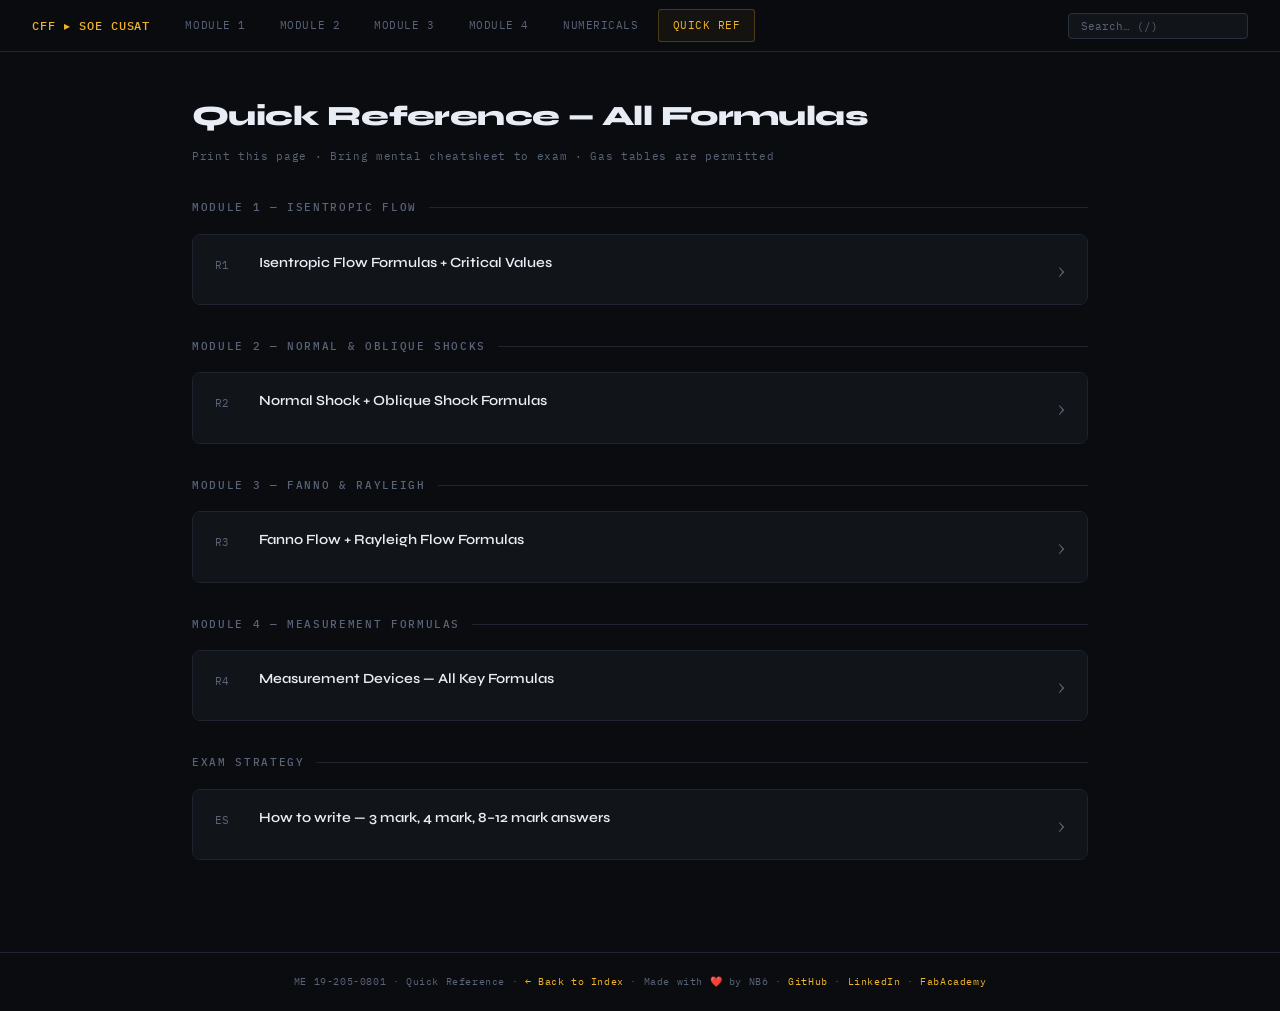
<file: pages/quickref.html>
<!DOCTYPE html>
<html lang="en">
<head>
<meta charset="UTF-8">
<meta name="viewport" content="width=device-width, initial-scale=1.0">
<title>Quick Reference — Formula Sheet | CFF Exam Prep</title>
<link rel="stylesheet" href="../css/style.css">
</head>
<body>
<script src="../js/nav.js"></script>
<div class="page-wrap">
  <div class="page-title">Quick Reference — All Formulas</div>
  <div class="page-sub">Print this page · Bring mental cheatsheet to exam · Gas tables are permitted</div>

  <div class="section-label">Module 1 — Isentropic Flow</div>
  <div class="qcard">
    <div class="qhead" onclick="toggleCard(this.parentElement)">
      <div class="q-index">R1</div>
      <div class="q-text-wrap"><div class="q-title">Isentropic Flow Formulas + Critical Values</div></div>
      <div class="q-chevron">›</div>
    </div>
    <div class="qbody"><div class="qbody-inner">
      <div class="formula-box">
=== STAGNATION RELATIONS (γ=1.4, air) ===

T₀/T  = 1 + (γ-1)/2 × M² = 1 + 0.2M²
p₀/p  = (1 + 0.2M²)^3.5
ρ₀/ρ  = (1 + 0.2M²)^2.5

=== CRITICAL (M=1) CONDITIONS ===
T*/T₀  = 2/(γ+1) = 0.8333
p*/p₀  = (2/(γ+1))^(γ/(γ-1)) = 0.5283
ρ*/ρ₀  = 0.6339
V_max  = a₀√(2/(γ-1)) = a₀×√5 = 2.236 a₀  (air)

=== AREA-MACH RELATION ===
A/A* = (1/M) × [(1+0.2M²)/1.2]^3

Key values (air):
M=0.5: A/A*=1.340  M=1.0: A/A*=1.000
M=1.5: A/A*=1.176  M=2.0: A/A*=1.688
M=2.5: A/A*=2.637  M=3.0: A/A*=4.235

=== MACH CONE ===
sin μ = 1/M   μ = arcsin(1/M)

=== MAX MASS FLOW (CHOKED) ===
ṁ_max = 0.6847 × p₀A*/√T₀   [SI: kg/s, Pa, m², K]
      </div>
    </div></div>
  </div>

  <div class="section-label">Module 2 — Normal &amp; Oblique Shocks</div>
  <div class="qcard">
    <div class="qhead" onclick="toggleCard(this.parentElement)">
      <div class="q-index">R2</div>
      <div class="q-text-wrap"><div class="q-title">Normal Shock + Oblique Shock Formulas</div></div>
      <div class="q-chevron">›</div>
    </div>
    <div class="qbody"><div class="qbody-inner">
      <div class="formula-box">
=== NORMAL SHOCK (air, γ=1.4) ===

M₂²    = (M₁²+5)/(7M₁²-1)
p₂/p₁  = (7M₁²-1)/6
T₂/T₁  = (7M₁²-1)(M₁²+5)/(36M₁²)
ρ₂/ρ₁  = 6M₁²/(M₁²+5)     max=6 as M→∞
T₀₂    = T₀₁  (conserved — adiabatic)
p₀₂/p₀₁ < 1  (always a loss)
V₁V₂   = a*²  (Prandtl-Meyer)
Δs     = -R ln(p₀₂/p₀₁) > 0  always

=== GENERAL γ ===
M₂²    = [(γ-1)M₁²+2]/[2γM₁²-(γ-1)]
p₂/p₁  = [2γM₁²-(γ-1)]/(γ+1)
T₂/T₁  = [2γM₁²-(γ-1)][2+(γ-1)M₁²]/[(γ+1)²M₁²]
ρ₂/ρ₁  = (γ+1)M₁²/[2+(γ-1)M₁²]

=== OBLIQUE SHOCK ===
M₁ₙ = M₁ sin β        (apply normal shock with M₁ₙ)
M₂   = M₂ₙ/sin(β-θ)

θ-β-M: tan θ = 2cotβ [M₁²sin²β-1]/[M₁²(γ+cos2β)+2]
V₁ₙV₂ₙ = a*²   (Prandtl, normal components)

=== EXPANSION WAVES ===
ν(M) = √((γ+1)/(γ-1)) arctan√((γ-1)/(γ+1)(M²-1)) - arctan√(M²-1)
θ = ν(M₂) - ν(M₁)     (isentropic, p₀ preserved)
      </div>
    </div></div>
  </div>

  <div class="section-label">Module 3 — Fanno &amp; Rayleigh</div>
  <div class="qcard">
    <div class="qhead" onclick="toggleCard(this.parentElement)">
      <div class="q-index">R3</div>
      <div class="q-text-wrap"><div class="q-title">Fanno Flow + Rayleigh Flow Formulas</div></div>
      <div class="q-chevron">›</div>
    </div>
    <div class="qbody"><div class="qbody-inner">
      <div class="formula-box">
=== FANNO FLOW (adiabatic friction, constant area) ===

4fL*/D = (1-M²)/(γM²) + (γ+1)/(2γ) ln[(γ+1)M²/(2+(γ-1)M²)]

T/T*  = (γ+1)/[2(1+(γ-1)/2 M²)]
p/p*  = (1/M)√[(γ+1)/(2+(γ-1)M²)]
p₀/p₀* = (1/M)[(1+0.2M²)/1.2]^3  (air)

T₀ conserved. p₀ decreases. Both subsonic and supersonic → M=1.

=== RAYLEIGH FLOW (frictionless, heat transfer, constant area) ===

T/T*  = 4(γ+1)²M²/(1+γM²)²
p/p*  = (γ+1)/(1+γM²)
T₀/T₀* = 2(γ+1)M²[2+(γ-1)M²]/(1+γM²)²
p₀/p₀* = [(γ+1)/(1+γM²)][(2+(γ-1)M²)/(γ+1)]^(γ/(γ-1))

q = Cₚ(T₀₂-T₀₁) = Cₚ T₀* [(T₀₂/T₀*)-(T₀₁/T₀*)]

Maximum T occurs at M=1/√γ = 0.845 (air).
Cannot cross M=1 by heat addition alone in constant area.

Rayleigh line in p-v: p = const - G²v  (straight line, negative slope)

=== KEY COMPARISONS ===
Fanno:   adiabatic, friction, T₀ constant
Rayleigh: frictionless, heat added, T₀ changes
Both:    M→1, p₀ decreases, choking at M=1
      </div>
    </div></div>
  </div>

  <div class="section-label">Module 4 — Measurement Formulas</div>
  <div class="qcard">
    <div class="qhead" onclick="toggleCard(this.parentElement)">
      <div class="q-index">R4</div>
      <div class="q-text-wrap"><div class="q-title">Measurement Devices — All Key Formulas</div></div>
      <div class="q-chevron">›</div>
    </div>
    <div class="qbody"><div class="qbody-inner">
      <div class="formula-box">
=== PITOT TUBE ===
M<1: p₀ = p(1+0.2M²)^3.5   [isentropic — no shock]
M>1: Use Rayleigh Pitot formula [bow shock → p₀₂ not p₀₁]

=== RECOVERY FACTOR ===
r = (T_aw-T)/(T₀-T)
Laminar: r = √Pr ≈ 0.848
Turbulent: r = Pr^(1/3) ≈ 0.896
T_aw = T[1 + r×0.2M²]  (air)

=== HOT WIRE ANEMOMETER ===
King's Law: E² = A + BV^n  (n≈0.5)
CCA: constant current → measure V
CTA: constant temp (Wheatstone bridge) → faster, no burnout

=== OPTICAL METHODS ===
Shadowgraph:   ∝ ∂²ρ/∂x²   no knife edge   qualitative
Schlieren:     ∝ ∂ρ/∂x    knife edge     qualitative
Interferometer: ∝ ρ         reference beam  QUANTITATIVE

Gladstone-Dale: n-1 = Kρ, K=2.26×10⁻⁴ m³/kg (air)
ρ = ρ_ref + Δf×λ/(K×L)

=== LDV ===
V = Δf×λ/[2sin(θ/2)]   [non-intrusive, needs seeding]

=== GAS PROPERTIES (air, standard) ===
γ = 1.4
R = 287 J/kg·K
Cₚ = 1005 J/kg·K
Cᵥ = 718 J/kg·K
Pr = 0.72
      </div>
    </div></div>
  </div>

  <div class="section-label">Exam Strategy</div>
  <div class="qcard">
    <div class="qhead" onclick="toggleCard(this.parentElement)">
      <div class="q-index">ES</div>
      <div class="q-text-wrap"><div class="q-title">How to write — 3 mark, 4 mark, 8–12 mark answers</div></div>
      <div class="q-chevron">›</div>
    </div>
    <div class="qbody"><div class="qbody-inner">
      <div class="ans-block">
        <div class="ans-heading">3-Mark Questions</div>
        <ul class="bullet-list">
          <li>3 paragraphs/bullet points — one key idea each</li>
          <li>One formula (derivation NOT needed unless asked)</li>
          <li>One sketch with labels where applicable</li>
          <li>~half a page max</li>
        </ul>
      </div>
      <div class="ans-block">
        <div class="ans-heading">4-Mark Derivation Questions</div>
        <ul class="bullet-list">
          <li>State starting equations clearly</li>
          <li>Number your steps</li>
          <li>Box the final result</li>
          <li>State physical meaning of result</li>
        </ul>
      </div>
      <div class="ans-block">
        <div class="ans-heading">8–12 Mark Numericals</div>
        <ul class="bullet-list">
          <li><strong>GIVEN:</strong> list all data at top</li>
          <li>Write formula BEFORE substituting numbers</li>
          <li>Number each step</li>
          <li>Box intermediate answers</li>
          <li><strong>SUMMARY</strong> at end: list all final answers</li>
          <li>Check units throughout</li>
        </ul>
      </div>
      <div class="ans-block">
        <div class="ans-heading">Sketch Questions (Module 4)</div>
        <ul class="bullet-list">
          <li>Large, clear sketch — not tiny</li>
          <li>Label ALL components with arrows</li>
          <li>Schlieren: label knife edge explicitly</li>
          <li>Pitot: label inner tube (total) and outer tube (static) separately</li>
          <li>Wind tunnel: label settling chamber, nozzle, test section, diffuser, drive</li>
        </ul>
      </div>
      <div class="callout callout-exam">📝 GAS TABLES ARE PERMITTED IN THE EXAM. Use them for: A/A* values, Fanno 4fL*/D, normal shock M₂, Rayleigh T₀/T₀*, isentropic p₀/p at given M. Saves enormous time on numericals.</div>
      <div class="callout callout-tip">💡 COMMON MISTAKES: (1) Forgetting to convert T to Kelvin. (2) Using γ=1.4 when problem gives different gas. (3) Using isentropic pitot formula in supersonic flow (must use Rayleigh). (4) Not stating physical meaning after derivations.</div>
    </div></div>
  </div>

</div>
<footer>ME 19-205-0801 · Quick Reference · <a href="../index.html" style="color:var(--accent);text-decoration:none">← Back to Index</a> · Made with ❤️ by NB6 · <a href="https://github.com/NB6RULES" target="_blank" style="color:var(--accent);text-decoration:none">GitHub</a> · <a href="https://www.linkedin.com/in/nadec-biju/" target="_blank" style="color:var(--accent);text-decoration:none">LinkedIn</a> · <a href="https://fabacademy.org/2026/labs/kochi/students/nadec-biju/" target="_blank" style="color:var(--accent);text-decoration:none">FabAcademy</a></footer>
<script src="../js/main.js"></script>
</body>
</html>
</file>
<file: css/style.css>
@import url('https://fonts.googleapis.com/css2?family=Syne:wght@400;600;700;800&family=IBM+Plex+Mono:wght@400;500&family=Lora:ital,wght@0,400;0,500;1,400&display=swap');

:root {
  --bg: #0a0c10;
  --surface: #111419;
  --surface2: #181c24;
  --border: #1e2430;
  --border2: #2a3040;
  --accent: #f0b429;
  --accent2: #e05c3a;
  --blue: #4da6ff;
  --green: #3ecf8e;
  --purple: #a78bfa;
  --red: #f87171;
  --text: #e8edf5;
  --text2: #8a95a8;
  --text3: #5a6478;
  --m1: #a78bfa;
  --m2: #f0b429;
  --m3: #3ecf8e;
  --m4: #4da6ff;
  --font-head: 'Syne', sans-serif;
  --font-body: 'Lora', serif;
  --font-mono: 'IBM Plex Mono', monospace;
}

*, *::before, *::after { box-sizing: border-box; margin: 0; padding: 0; }

html { scroll-behavior: smooth; }

body {
  background: var(--bg);
  color: var(--text);
  font-family: var(--font-body);
  font-size: 15px;
  line-height: 1.75;
  min-height: 100vh;
}

/* ── TOPBAR ── */
.topbar {
  position: sticky; top: 0; z-index: 200;
  background: rgba(10,12,16,0.97);
  backdrop-filter: blur(12px);
  border-bottom: 1px solid var(--border);
  display: flex; align-items: center;
  padding: 0 32px; gap: 20px;
  height: 52px;
}
.topbar-logo {
  font-family: var(--font-mono);
  font-size: 12px;
  font-weight: 500;
  letter-spacing: .08em;
  color: var(--accent);
  text-decoration: none;
  white-space: nowrap;
}
.topbar-links {
  display: flex; gap: 4px; flex: 1; overflow-x: auto;
  scrollbar-width: none;
}
.topbar-links::-webkit-scrollbar { display: none; }
.topbar-link {
  font-family: var(--font-mono);
  font-size: 11px;
  letter-spacing: .05em;
  text-transform: uppercase;
  padding: 6px 14px;
  border-radius: 3px;
  border: 1px solid transparent;
  color: var(--text3);
  text-decoration: none;
  white-space: nowrap;
  transition: all .15s;
}
.topbar-link:hover { color: var(--text2); background: var(--surface); }
.topbar-link.active { color: var(--accent); border-color: rgba(240,180,41,0.25); background: rgba(240,180,41,0.05); }
.topbar-link.m1.active { color: var(--m1); border-color: rgba(167,139,250,0.25); background: rgba(167,139,250,0.05); }
.topbar-link.m2.active { color: var(--m2); border-color: rgba(240,180,41,0.25); background: rgba(240,180,41,0.05); }
.topbar-link.m3.active { color: var(--m3); border-color: rgba(62,207,142,0.25); background: rgba(62,207,142,0.05); }
.topbar-link.m4.active { color: var(--m4); border-color: rgba(77,166,255,0.25); background: rgba(77,166,255,0.05); }
.topbar-search {
  background: var(--surface);
  border: 1px solid var(--border2);
  border-radius: 4px;
  padding: 5px 12px;
  font-family: var(--font-mono);
  font-size: 11px;
  color: var(--text);
  outline: none;
  width: 180px;
  transition: border-color .2s, width .2s;
}
.topbar-search::placeholder { color: var(--text3); }
.topbar-search:focus { border-color: var(--accent); width: 240px; }

/* ── HERO ── */
.hero {
  position: relative;
  padding: 60px 40px 50px;
  border-bottom: 1px solid var(--border);
  overflow: hidden;
}
.hero-grid {
  position: absolute; inset: 0;
  background-image:
    linear-gradient(var(--border) 1px, transparent 1px),
    linear-gradient(90deg, var(--border) 1px, transparent 1px);
  background-size: 40px 40px;
  opacity: 0.35;
}
.hero-glow {
  position: absolute; top: -80px; left: 50%;
  transform: translateX(-50%);
  width: 700px; height: 300px;
  background: radial-gradient(ellipse, rgba(240,180,41,0.1) 0%, transparent 70%);
  pointer-events: none;
}
.hero-content { position: relative; max-width: 960px; margin: 0 auto; }
.hero-badge {
  display: inline-block;
  font-family: var(--font-mono);
  font-size: 11px; letter-spacing: .12em; text-transform: uppercase;
  color: var(--accent);
  border: 1px solid rgba(240,180,41,0.3);
  padding: 4px 12px; border-radius: 2px; margin-bottom: 20px;
}
.hero h1 {
  font-family: var(--font-head);
  font-size: clamp(30px, 4.5vw, 52px);
  font-weight: 800; line-height: 1.06; letter-spacing: -0.03em;
  color: var(--text); margin-bottom: 12px;
}
.hero h1 span { color: var(--accent); }
.hero-sub { font-family: var(--font-mono); font-size: 12px; color: var(--text3); letter-spacing: .05em; }
.hero-stats {
  display: flex; gap: 28px; flex-wrap: wrap;
  margin-top: 30px; padding-top: 30px;
  border-top: 1px solid var(--border);
}
.stat-num { font-family: var(--font-head); font-size: 26px; font-weight: 700; color: var(--accent); }
.stat-label { font-family: var(--font-mono); font-size: 10px; color: var(--text3); text-transform: uppercase; letter-spacing: .08em; }

/* ── MODULE CARDS (index page) ── */
.index-grid {
  display: grid;
  grid-template-columns: repeat(auto-fit, minmax(260px, 1fr));
  gap: 16px;
  max-width: 960px; margin: 40px auto; padding: 0 32px 80px;
}
.module-card {
  border: 1px solid var(--border);
  border-radius: 10px;
  padding: 28px 24px;
  text-decoration: none;
  background: var(--surface);
  transition: border-color .2s, background .2s, transform .15s;
  display: block;
}
.module-card:hover { border-color: var(--border2); background: var(--surface2); transform: translateY(-2px); }
.module-card-num {
  font-family: var(--font-mono); font-size: 11px; letter-spacing: .1em;
  text-transform: uppercase; margin-bottom: 12px;
}
.module-card h2 {
  font-family: var(--font-head); font-size: 18px; font-weight: 700;
  color: var(--text); margin-bottom: 8px; line-height: 1.3;
}
.module-card p {
  font-family: var(--font-body); font-size: 13px; color: var(--text2); line-height: 1.6;
}
.module-card-footer {
  display: flex; justify-content: space-between; align-items: center;
  margin-top: 20px; padding-top: 16px;
  border-top: 1px solid var(--border);
}
.module-card-count { font-family: var(--font-mono); font-size: 11px; color: var(--text3); }
.module-card-arrow { font-size: 18px; color: var(--text3); transition: transform .2s; }
.module-card:hover .module-card-arrow { transform: translateX(4px); color: var(--accent); }

.mc-m1 .module-card-num { color: var(--m1); }
.mc-m1:hover { border-color: rgba(167,139,250,0.4); }
.mc-m2 .module-card-num { color: var(--m2); }
.mc-m2:hover { border-color: rgba(240,180,41,0.4); }
.mc-m3 .module-card-num { color: var(--m3); }
.mc-m3:hover { border-color: rgba(62,207,142,0.4); }
.mc-m4 .module-card-num { color: var(--m4); }
.mc-m4:hover { border-color: rgba(77,166,255,0.4); }
.mc-num .module-card-num { color: var(--accent2); }
.mc-num:hover { border-color: rgba(224,92,58,0.4); }
.mc-ref .module-card-num { color: var(--text2); }

/* ── PAGE LAYOUT ── */
.page-wrap { max-width: 960px; margin: 0 auto; padding: 40px 32px 80px; }
.page-title {
  font-family: var(--font-head); font-size: 28px; font-weight: 800;
  color: var(--text); margin-bottom: 6px; letter-spacing: -.02em;
}
.page-sub {
  font-family: var(--font-mono); font-size: 11px; color: var(--text3);
  letter-spacing: .06em; margin-bottom: 32px;
}

.section-label {
  font-family: var(--font-mono); font-size: 11px; font-weight: 500;
  letter-spacing: .15em; text-transform: uppercase; color: var(--text3);
  margin: 32px 0 16px;
  display: flex; align-items: center; gap: 12px;
}
.section-label::after { content: ''; flex: 1; height: 1px; background: var(--border); }

/* ── QUESTION CARDS ── */
.qcard {
  border: 1px solid var(--border);
  border-radius: 8px; margin-bottom: 12px;
  overflow: hidden; transition: border-color .2s;
}
.qcard:hover { border-color: var(--border2); }
.qcard.open { border-color: var(--border2); }

.qhead {
  padding: 18px 22px; cursor: pointer;
  display: flex; align-items: flex-start; gap: 14px;
  background: var(--surface); user-select: none;
}
.qhead:hover { background: var(--surface2); }
.qcard.open .qhead { background: var(--surface2); }

.q-index { font-family: var(--font-mono); font-size: 11px; color: var(--text3); min-width: 30px; padding-top: 3px; }
.q-text-wrap { flex: 1; }
.q-title { font-family: var(--font-head); font-size: 14px; font-weight: 600; color: var(--text); line-height: 1.4; margin-bottom: 8px; }
.q-tags { display: flex; gap: 5px; flex-wrap: wrap; }
.tag {
  font-family: var(--font-mono); font-size: 10px; letter-spacing: .05em;
  text-transform: uppercase; padding: 2px 7px; border-radius: 2px; border: 1px solid;
}
.tag-m1 { color: var(--m1); border-color: rgba(167,139,250,0.3); background: rgba(167,139,250,0.07); }
.tag-m2 { color: var(--m2); border-color: rgba(240,180,41,0.3); background: rgba(240,180,41,0.07); }
.tag-m3 { color: var(--m3); border-color: rgba(62,207,142,0.3); background: rgba(62,207,142,0.07); }
.tag-m4 { color: var(--m4); border-color: rgba(77,166,255,0.3); background: rgba(77,166,255,0.07); }
.tag-hot { color: var(--accent2); border-color: rgba(224,92,58,0.3); background: rgba(224,92,58,0.07); }
.tag-num { color: var(--accent2); border-color: rgba(224,92,58,0.3); background: rgba(224,92,58,0.07); }
.tag-marks { color: var(--text3); border-color: var(--border); background: transparent; }

.q-chevron { font-size: 18px; color: var(--text3); transition: transform .25s; flex-shrink: 0; padding-top: 2px; }
.qcard.open .q-chevron { transform: rotate(90deg); color: var(--accent); }

.qbody { display: none; background: var(--bg); border-top: 1px solid var(--border); }
.qcard.open .qbody { display: block; }
.qbody-inner { padding: 26px 26px 26px 54px; }

/* ── ANSWER COMPONENTS ── */
.ans-heading {
  font-family: var(--font-mono); font-size: 10px; letter-spacing: .12em;
  text-transform: uppercase; margin-bottom: 10px;
  display: flex; align-items: center; gap: 8px;
}
.ans-heading::after { content: ''; flex: 1; height: 1px; background: currentColor; opacity: .2; }
.ans-heading { color: var(--accent); }
.ans-heading.green { color: var(--green); }
.ans-heading.blue { color: var(--blue); }
.ans-heading.purple { color: var(--purple); }

.ans-text { font-size: 14px; line-height: 1.8; color: var(--text); }
.ans-text p { margin-bottom: 10px; }
.ans-text p:last-child { margin-bottom: 0; }
.ans-text b, .ans-text strong { color: var(--accent); font-weight: 600; }

.formula-box {
  background: var(--surface2); border: 1px solid var(--border2);
  border-left: 3px solid var(--blue); border-radius: 0 6px 6px 0;
  padding: 12px 16px; font-family: var(--font-mono); font-size: 12.5px;
  line-height: 1.9; color: #a8d4ff; margin: 12px 0; overflow-x: auto;
}
.formula-box .comment { color: var(--text3); font-size: 11px; }

.steps-list { counter-reset: steps; list-style: none; margin: 10px 0; }
.steps-list li {
  counter-increment: steps; display: flex; gap: 10px; align-items: flex-start;
  margin-bottom: 9px; font-size: 14px; color: var(--text); line-height: 1.7;
}
.steps-list li::before {
  content: counter(steps); font-family: var(--font-mono); font-size: 10px;
  color: var(--accent); background: rgba(240,180,41,0.1);
  border: 1px solid rgba(240,180,41,0.3); border-radius: 2px;
  min-width: 20px; height: 20px; display: flex; align-items: center;
  justify-content: center; flex-shrink: 0; margin-top: 4px;
}

.bullet-list { list-style: none; margin: 10px 0; }
.bullet-list li {
  display: flex; gap: 8px; align-items: flex-start;
  margin-bottom: 7px; font-size: 14px; color: var(--text); line-height: 1.7;
}
.bullet-list li::before { content: '›'; color: var(--accent); font-size: 16px; line-height: 1.5; flex-shrink: 0; }
.bullet-list.green li::before { color: var(--green); }
.bullet-list.blue li::before { color: var(--blue); }
.bullet-list.purple li::before { color: var(--purple); }

.compare-grid { display: grid; grid-template-columns: 1fr 1fr; gap: 10px; margin: 12px 0; }
.compare-cell { background: var(--surface2); border: 1px solid var(--border); border-radius: 6px; padding: 12px 14px; }
.compare-cell-title { font-family: var(--font-mono); font-size: 10px; letter-spacing: .08em; text-transform: uppercase; margin-bottom: 8px; color: var(--accent); }
.compare-cell-title.green { color: var(--green); }
.compare-cell-title.blue { color: var(--blue); }
.compare-cell-title.purple { color: var(--purple); }
.compare-cell ul { list-style: none; }
.compare-cell ul li { font-size: 12.5px; color: var(--text2); line-height: 1.6; margin-bottom: 3px; display: flex; gap: 6px; }
.compare-cell ul li::before { content: '—'; color: var(--text3); flex-shrink: 0; }

.callout { border-radius: 4px; padding: 10px 14px; font-family: var(--font-mono); font-size: 11.5px; line-height: 1.6; margin-top: 14px; }
.callout-exam { background: rgba(224,92,58,0.07); border: 1px solid rgba(224,92,58,0.25); color: #f09070; }
.callout-tip { background: rgba(240,180,41,0.06); border: 1px solid rgba(240,180,41,0.2); color: #c8a040; }
.callout-key { background: rgba(77,166,255,0.06); border: 1px solid rgba(77,166,255,0.2); color: #80b8f0; }

.key-answer {
  background: rgba(240,180,41,0.05); border: 1px solid rgba(240,180,41,0.2);
  border-radius: 6px; padding: 12px 16px; margin: 12px 0;
  font-size: 13.5px; color: var(--text); line-height: 1.7;
}
.key-answer-label { font-family: var(--font-mono); font-size: 10px; letter-spacing: .1em; text-transform: uppercase; color: var(--accent); margin-bottom: 5px; }

.ans-block { margin-bottom: 22px; }
.ans-block:last-child { margin-bottom: 0; }
.divider { height: 1px; background: var(--border); margin: 20px 0; }

/* ── FOOTER ── */
footer {
  border-top: 1px solid var(--border); padding: 20px 32px;
  text-align: center; font-family: var(--font-mono); font-size: 10px;
  color: var(--text3); letter-spacing: .06em;
}

/* ── RESPONSIVE ── */
@media (max-width: 640px) {
  .hero { padding: 40px 20px 32px; }
  .index-grid { padding: 0 20px 60px; }
  .page-wrap { padding: 28px 18px 60px; }
  .qbody-inner { padding: 18px; }
  .compare-grid { grid-template-columns: 1fr; }
  .topbar { padding: 0 16px; gap: 12px; }
  .topbar-search { display: none; }
}
</file>
